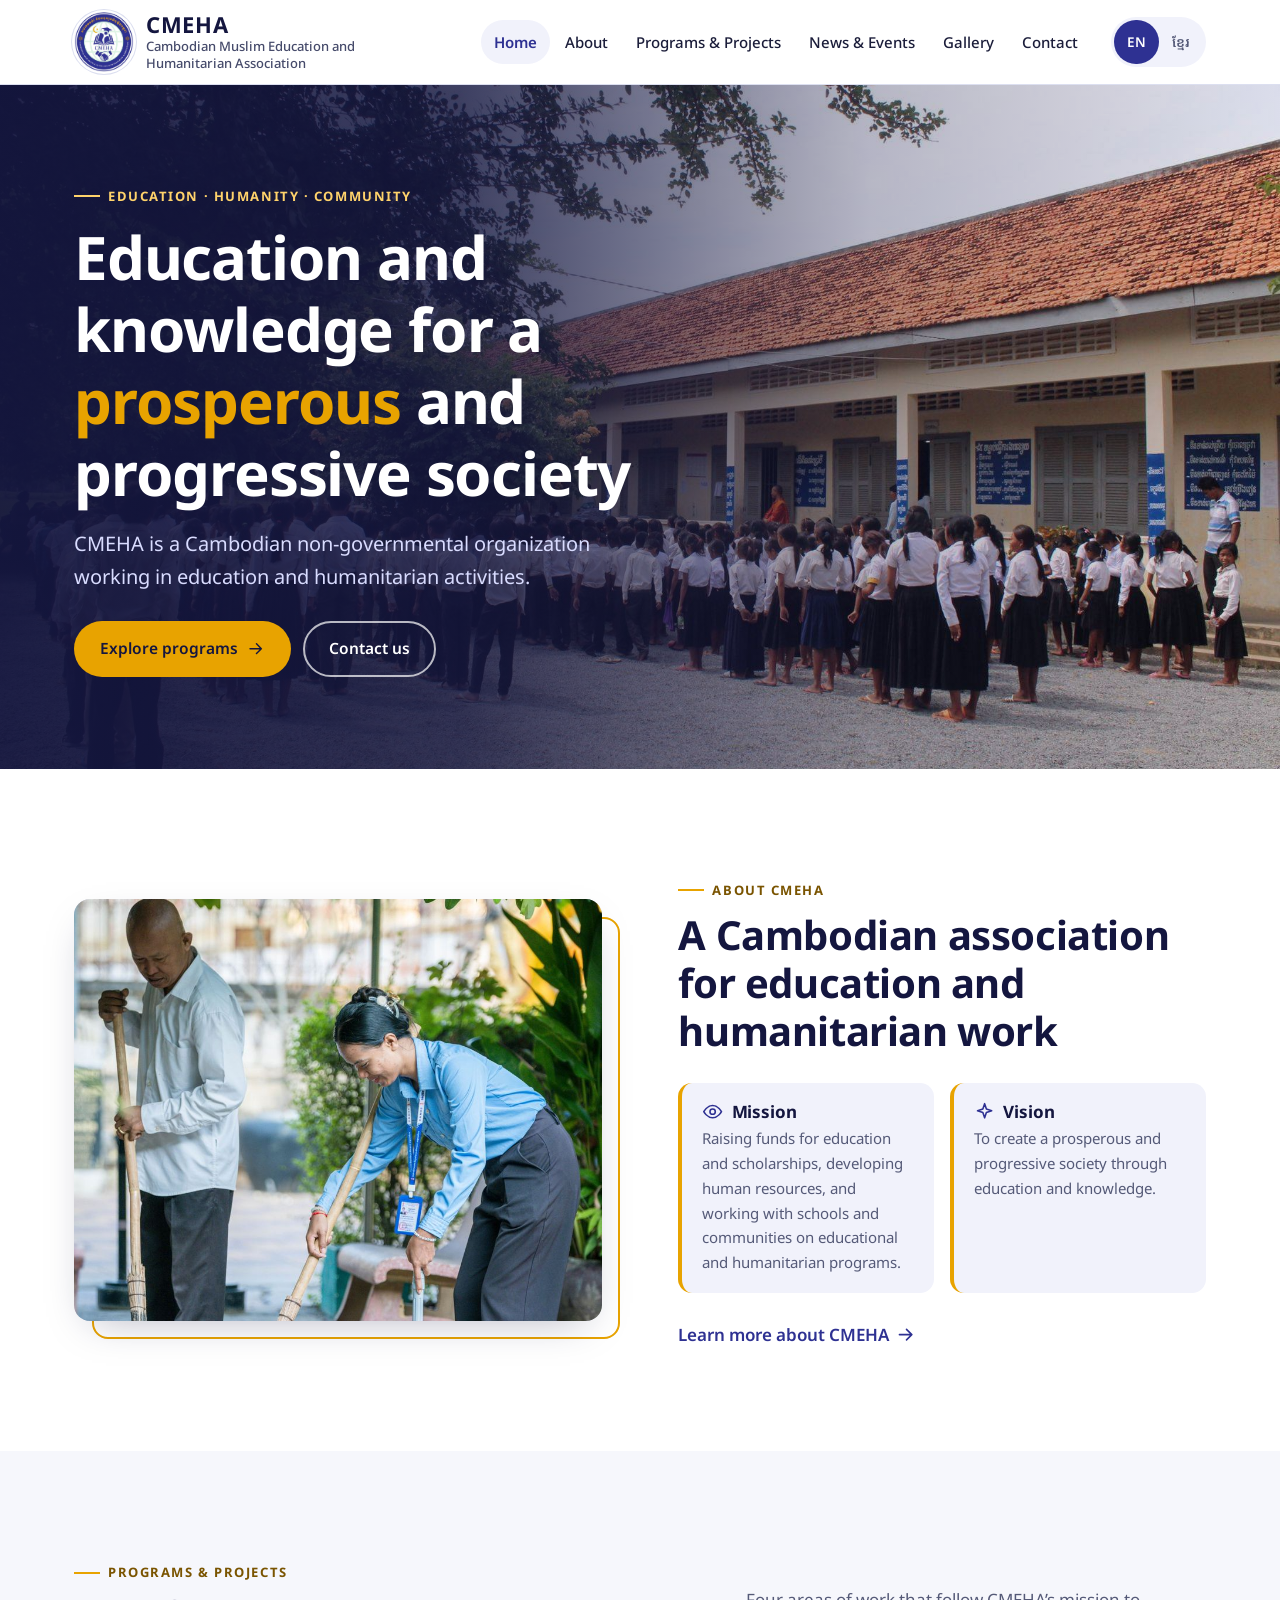
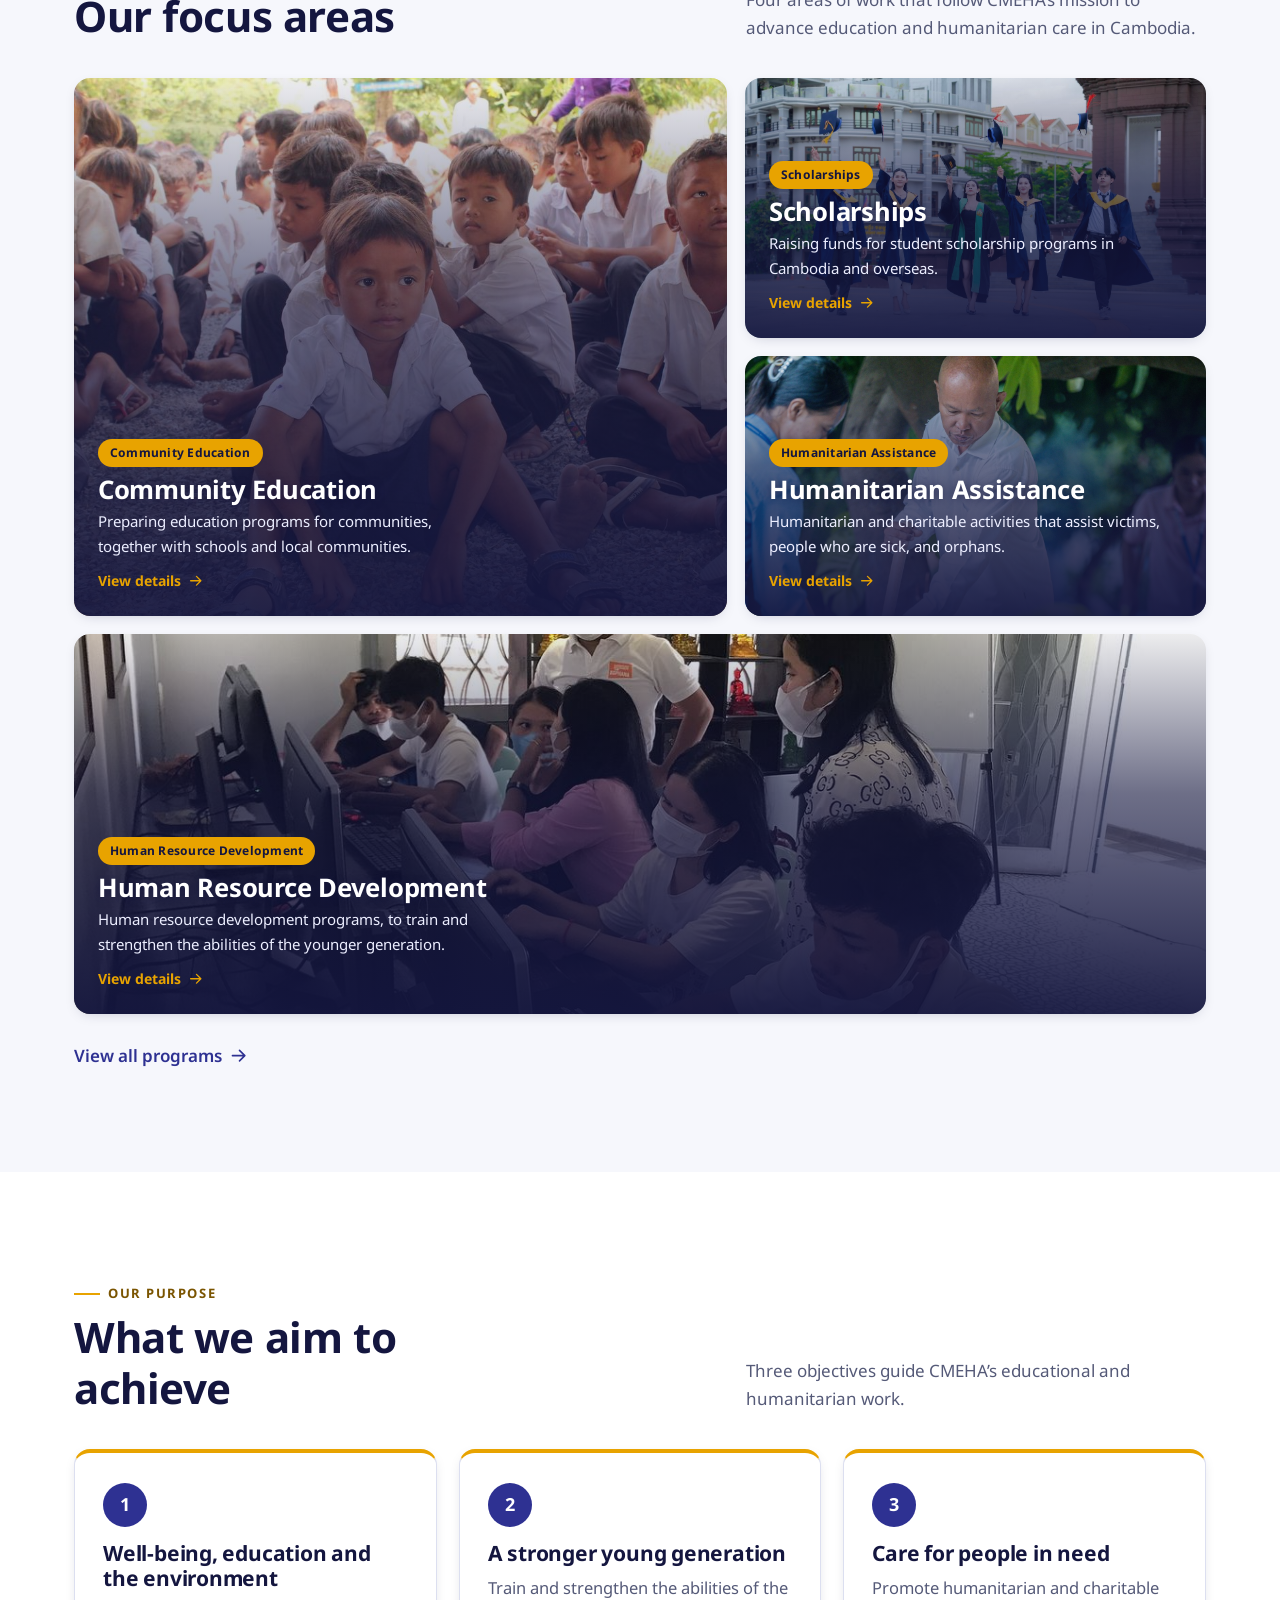
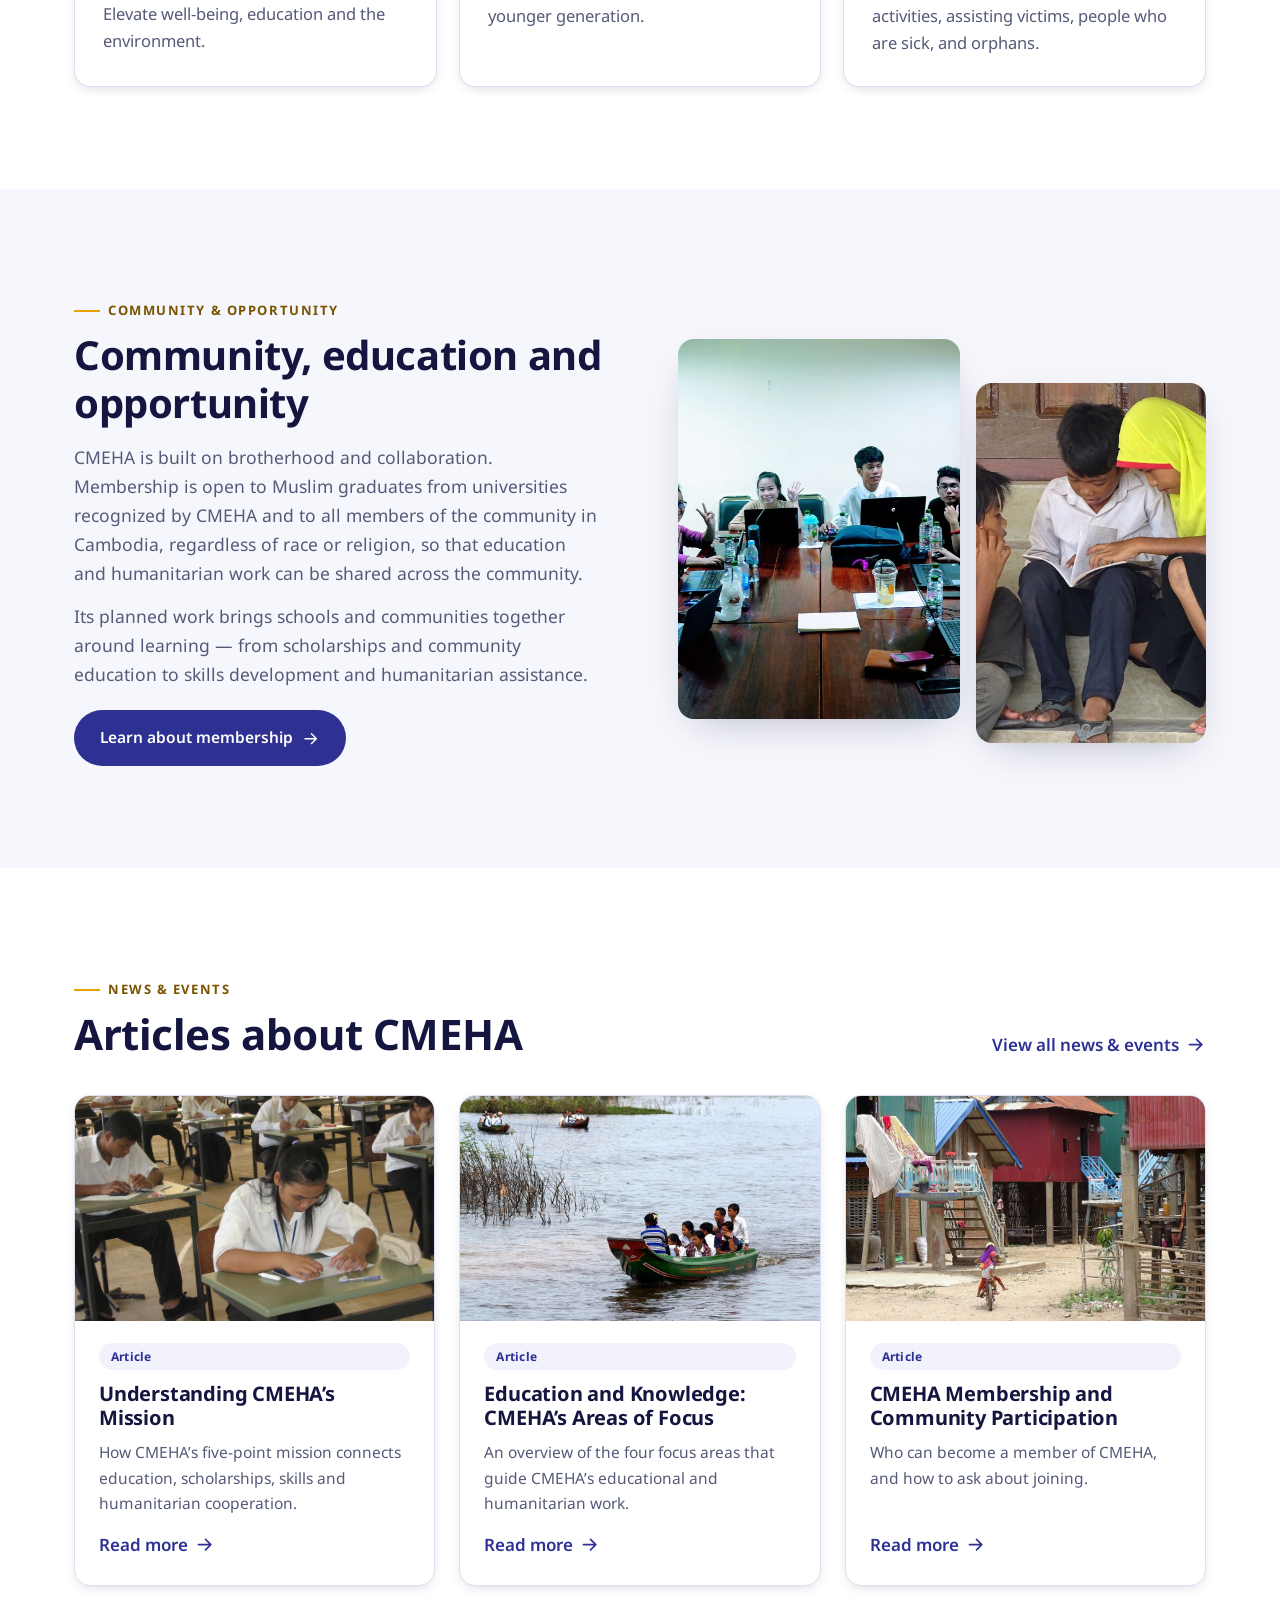
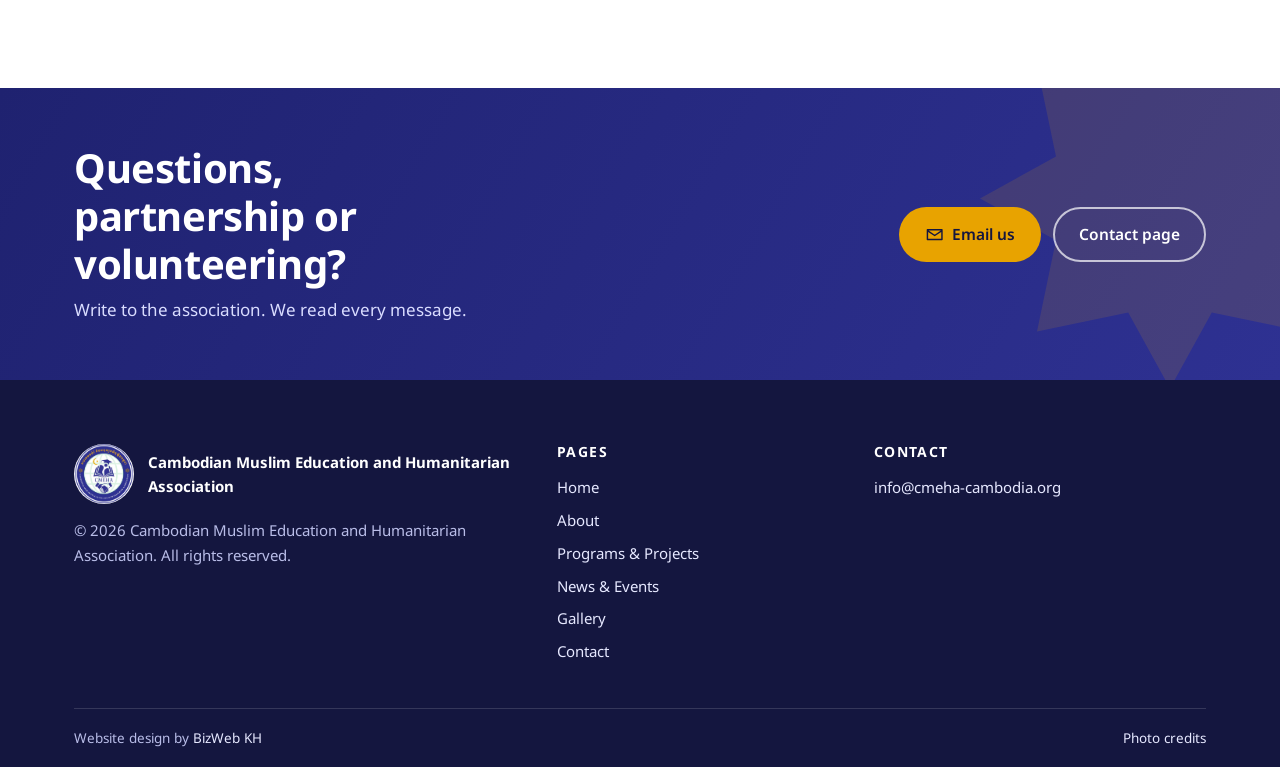
<file: index.html>
<!doctype html>
<html lang="en">
<head>
<meta charset="utf-8">
<meta name="viewport" content="width=device-width,initial-scale=1">
<title>CMEHA — Cambodian Muslim Education and Humanitarian Association</title>
<meta name="description" content="CMEHA is a Cambodian non-governmental organization working in education and humanitarian activities.">
<meta property="og:type" content="website"><meta property="og:site_name" content="CMEHA"><meta property="og:title" content="CMEHA — Cambodian Muslim Education and Humanitarian Association"><meta property="og:description" content="CMEHA is a Cambodian non-governmental organization working in education and humanitarian activities."><meta property="og:image" content="/assets/logo.jpg"><meta name="twitter:card" content="summary">
<meta name="robots" content="noindex,nofollow">
<link rel="icon" type="image/jpeg" href="assets/logo.jpg">
<link rel="stylesheet" href="styles.css">
</head>
<body data-page="home">
<div id="top"></div>
<main id="main"></main>
<div id="bottom"></div>
<script src="site-mode.js"></script>
<script src="illustrations.js"></script>
<script src="app.js"></script>
</body>
</html>
</file>
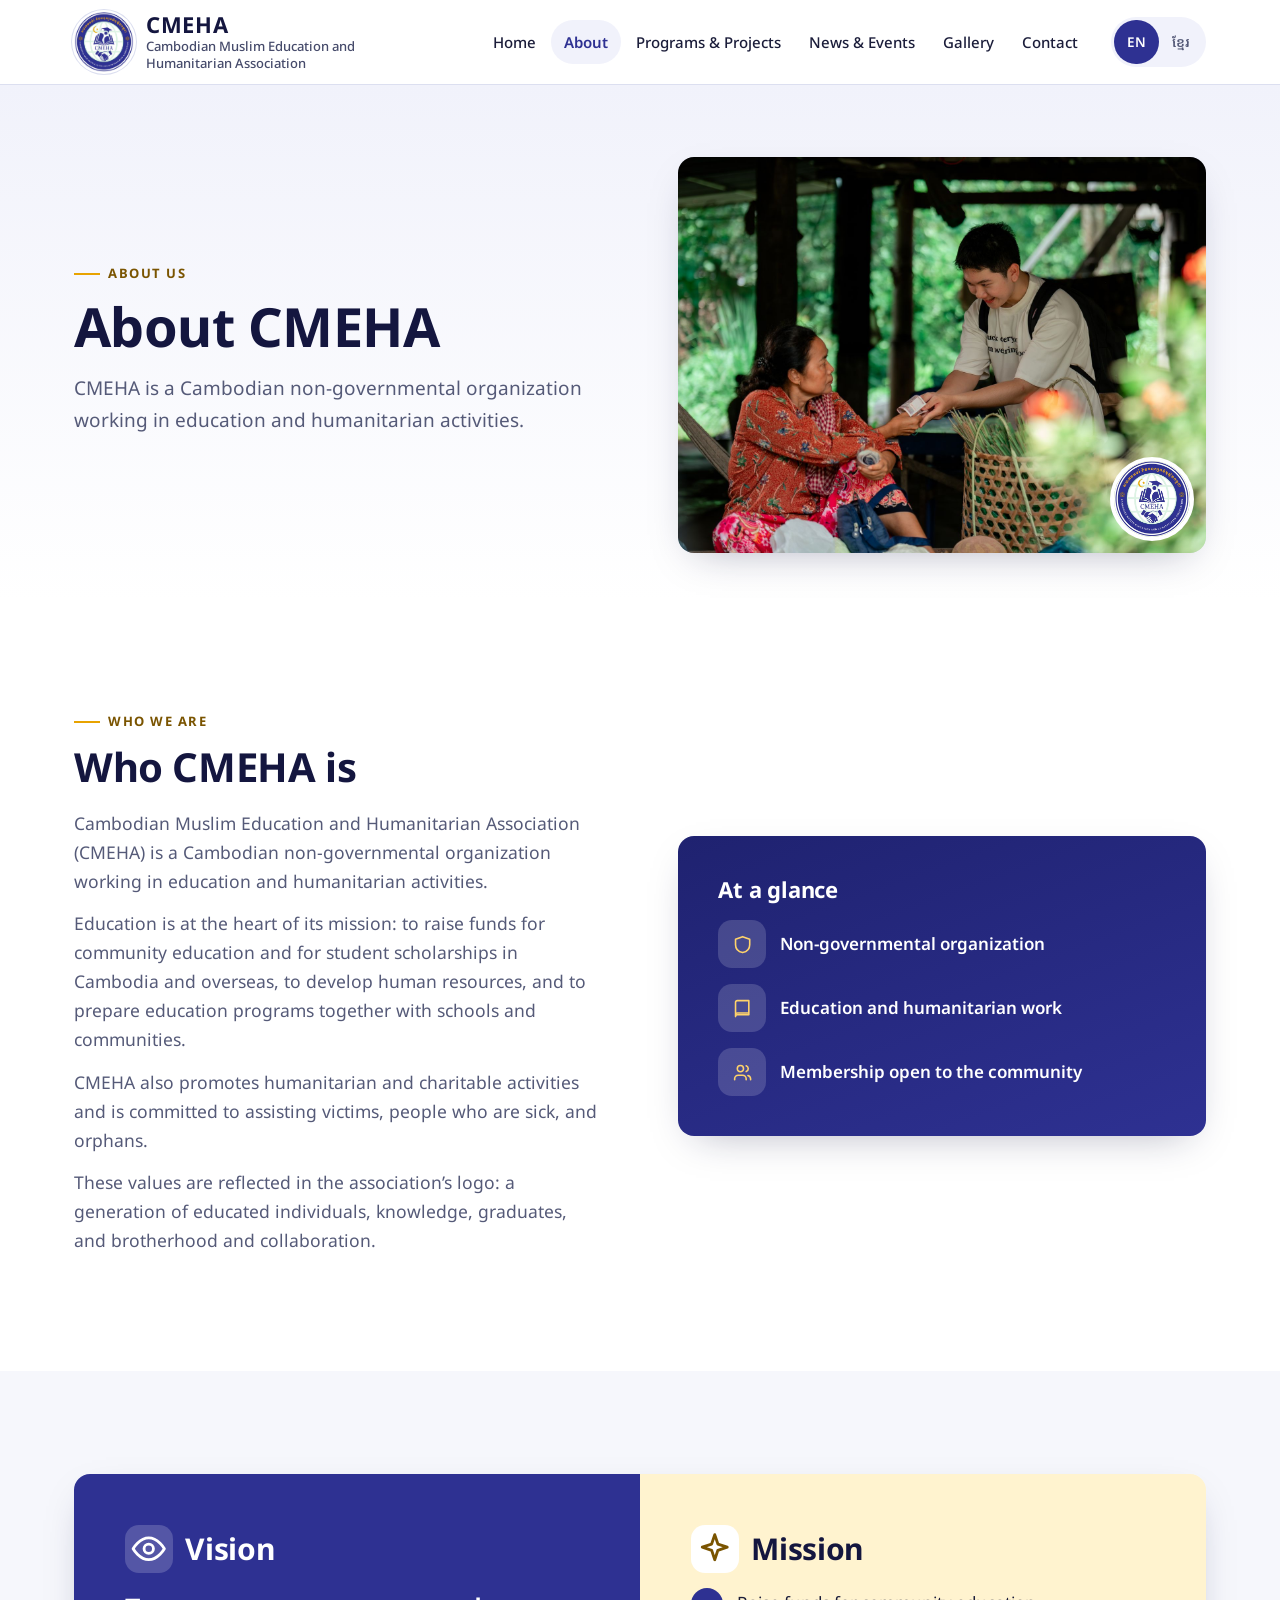
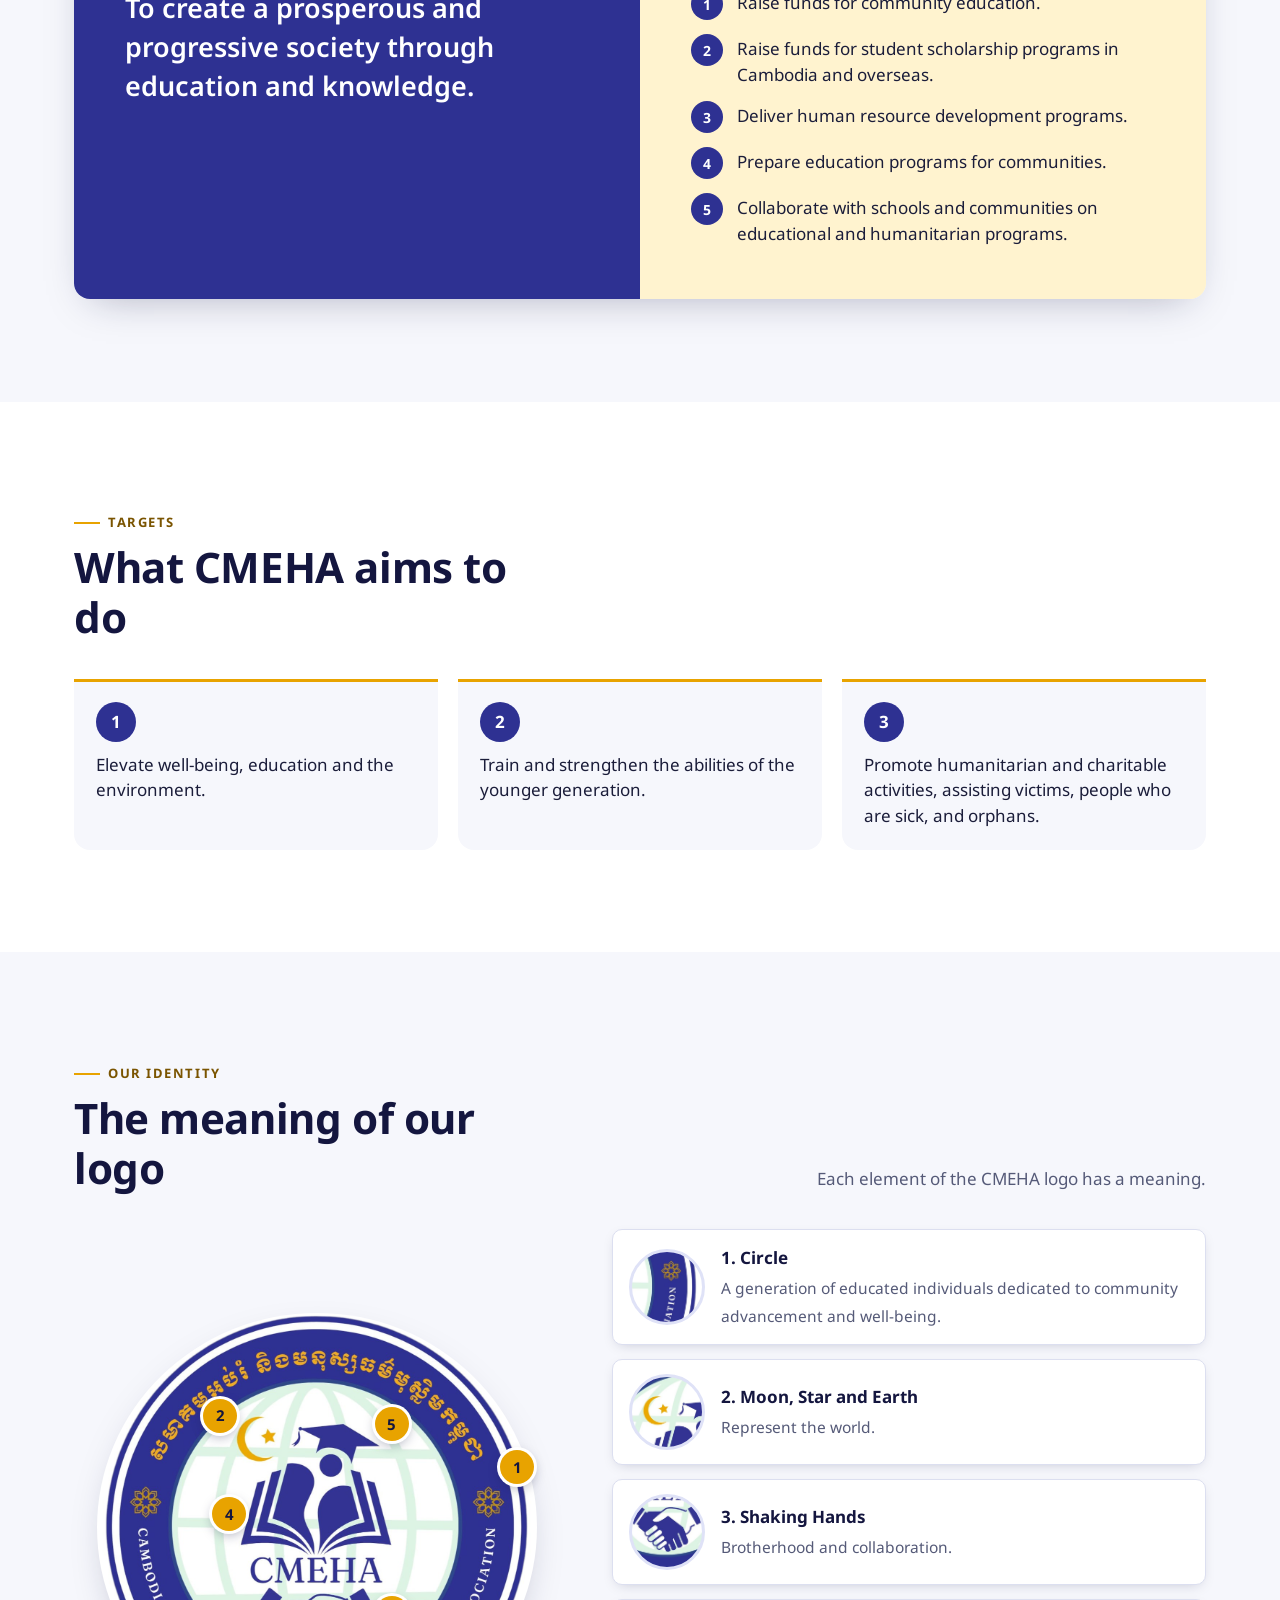
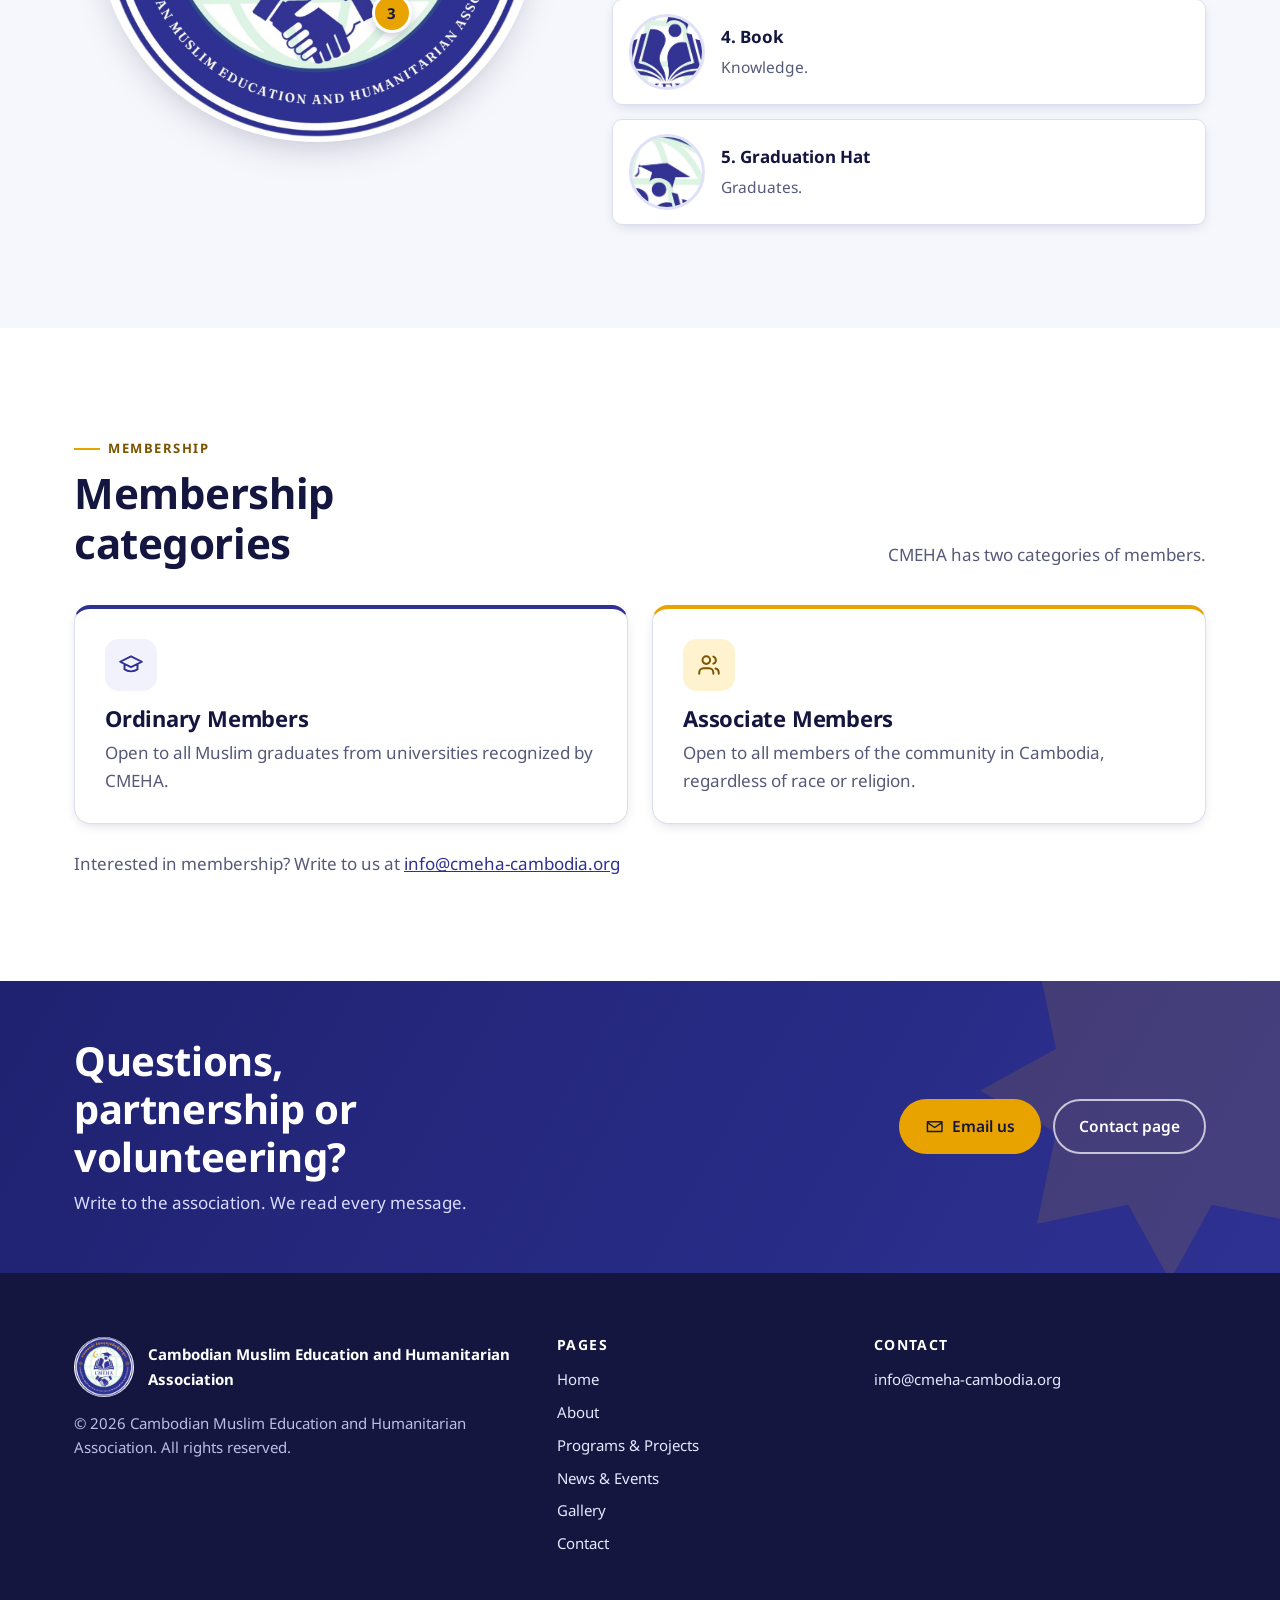
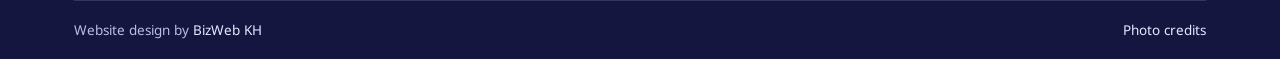
<file: about.html>
<!doctype html>
<html lang="en">
<head>
<meta charset="utf-8">
<meta name="viewport" content="width=device-width,initial-scale=1">
<title>About CMEHA — vision, mission, targets and membership</title>
<meta name="description" content="About CMEHA: its vision, mission, targets, the meaning of the logo and the membership categories.">
<meta property="og:type" content="website"><meta property="og:site_name" content="CMEHA"><meta property="og:title" content="About CMEHA — vision, mission, targets and membership"><meta property="og:description" content="About CMEHA: its vision, mission, targets, the meaning of the logo and the membership categories."><meta property="og:image" content="/assets/logo.jpg"><meta name="twitter:card" content="summary">
<meta name="robots" content="noindex,nofollow">
<link rel="icon" type="image/jpeg" href="assets/logo.jpg">
<link rel="stylesheet" href="styles.css">
</head>
<body data-page="about">
<div id="top"></div>
<main id="main"></main>
<div id="bottom"></div>
<script src="site-mode.js"></script>
<script src="illustrations.js"></script>
<script src="app.js"></script>
</body>
</html>
</file>
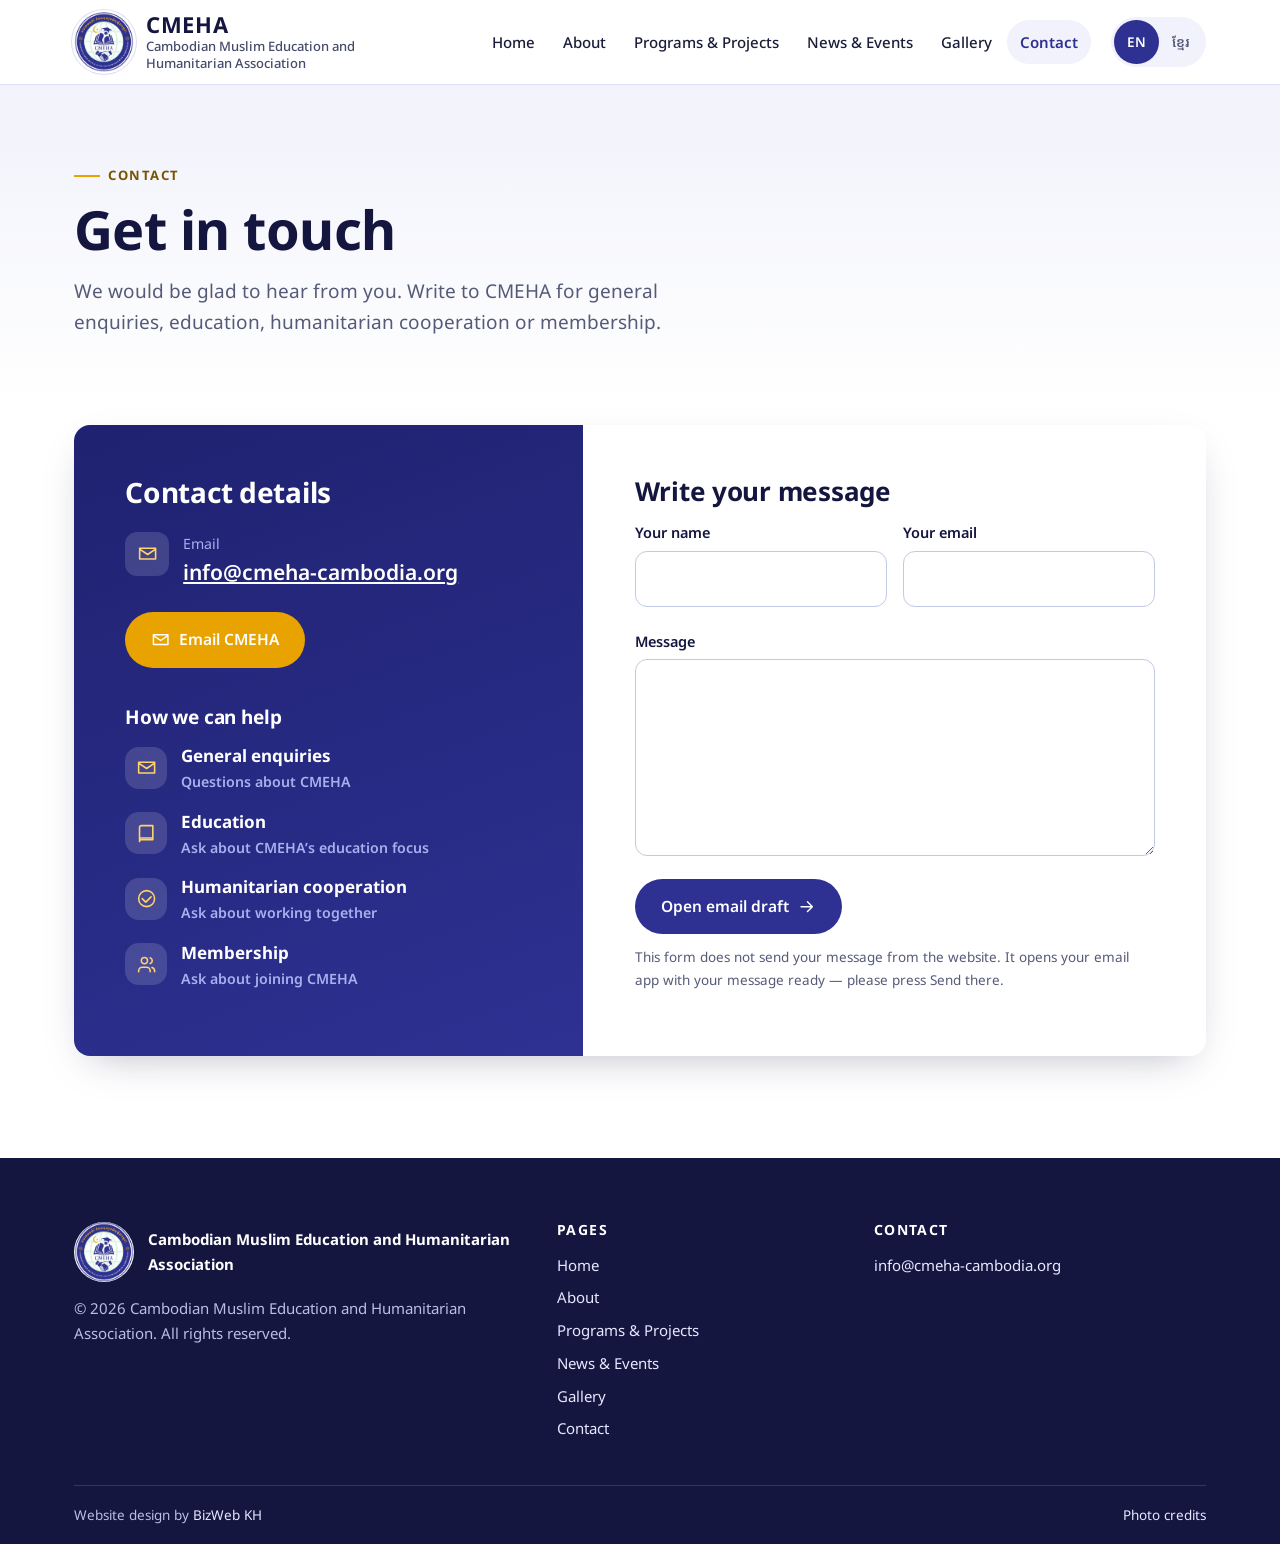
<file: contact.html>
<!doctype html>
<html lang="en">
<head>
<meta charset="utf-8">
<meta name="viewport" content="width=device-width,initial-scale=1">
<title>Contact — CMEHA</title>
<meta name="description" content="Contact CMEHA by email or send a message through the website form.">
<meta property="og:type" content="website"><meta property="og:site_name" content="CMEHA"><meta property="og:title" content="Contact — CMEHA"><meta property="og:description" content="Contact CMEHA by email or send a message through the website form."><meta property="og:image" content="/assets/logo.jpg"><meta name="twitter:card" content="summary">
<meta name="robots" content="noindex,nofollow">
<link rel="icon" type="image/jpeg" href="assets/logo.jpg">
<link rel="stylesheet" href="styles.css">
</head>
<body data-page="contact">
<div id="top"></div>
<main id="main"></main>
<div id="bottom"></div>
<script src="site-mode.js"></script>
<script src="illustrations.js"></script>
<script src="app.js"></script>
</body>
</html>
</file>
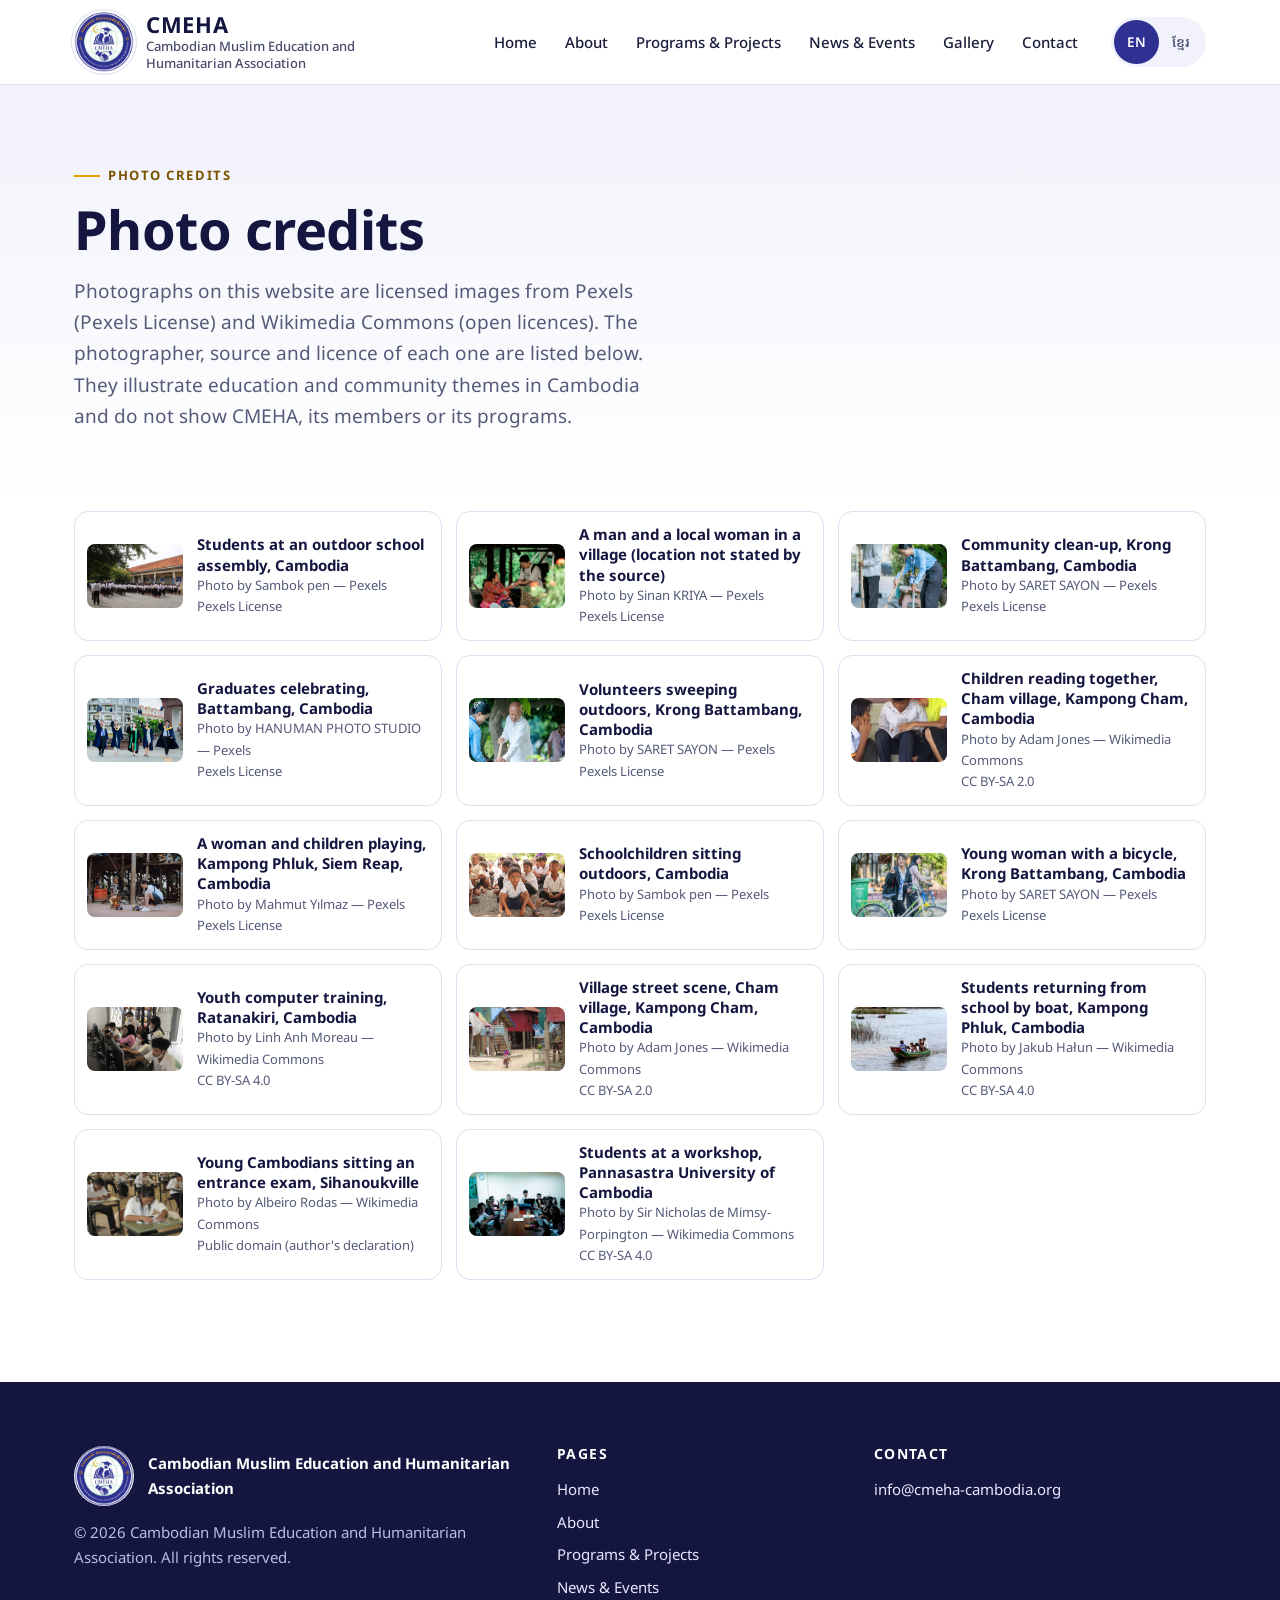
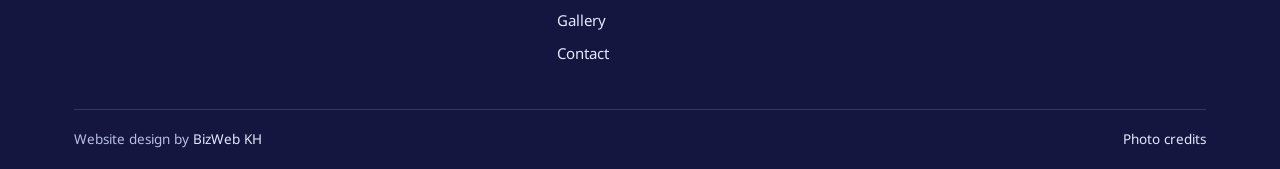
<file: credits.html>
<!doctype html>
<html lang="en">
<head>
<meta charset="utf-8">
<meta name="viewport" content="width=device-width,initial-scale=1">
<title>Photo credits — CMEHA</title>
<meta name="description" content="Credits and licences for the photographs used on this website.">
<meta property="og:type" content="website"><meta property="og:site_name" content="CMEHA"><meta property="og:title" content="Photo credits — CMEHA"><meta property="og:description" content="Credits and licences for the photographs used on this website."><meta property="og:image" content="/assets/logo.jpg"><meta name="twitter:card" content="summary">
<meta name="robots" content="noindex,nofollow">
<link rel="icon" type="image/jpeg" href="assets/logo.jpg">
<link rel="stylesheet" href="styles.css">
</head>
<body data-page="credits">
<div id="top"></div>
<main id="main"></main>
<div id="bottom"></div>
<script src="site-mode.js"></script>
<script src="illustrations.js"></script>
<script src="app.js"></script>
</body>
</html>
</file>
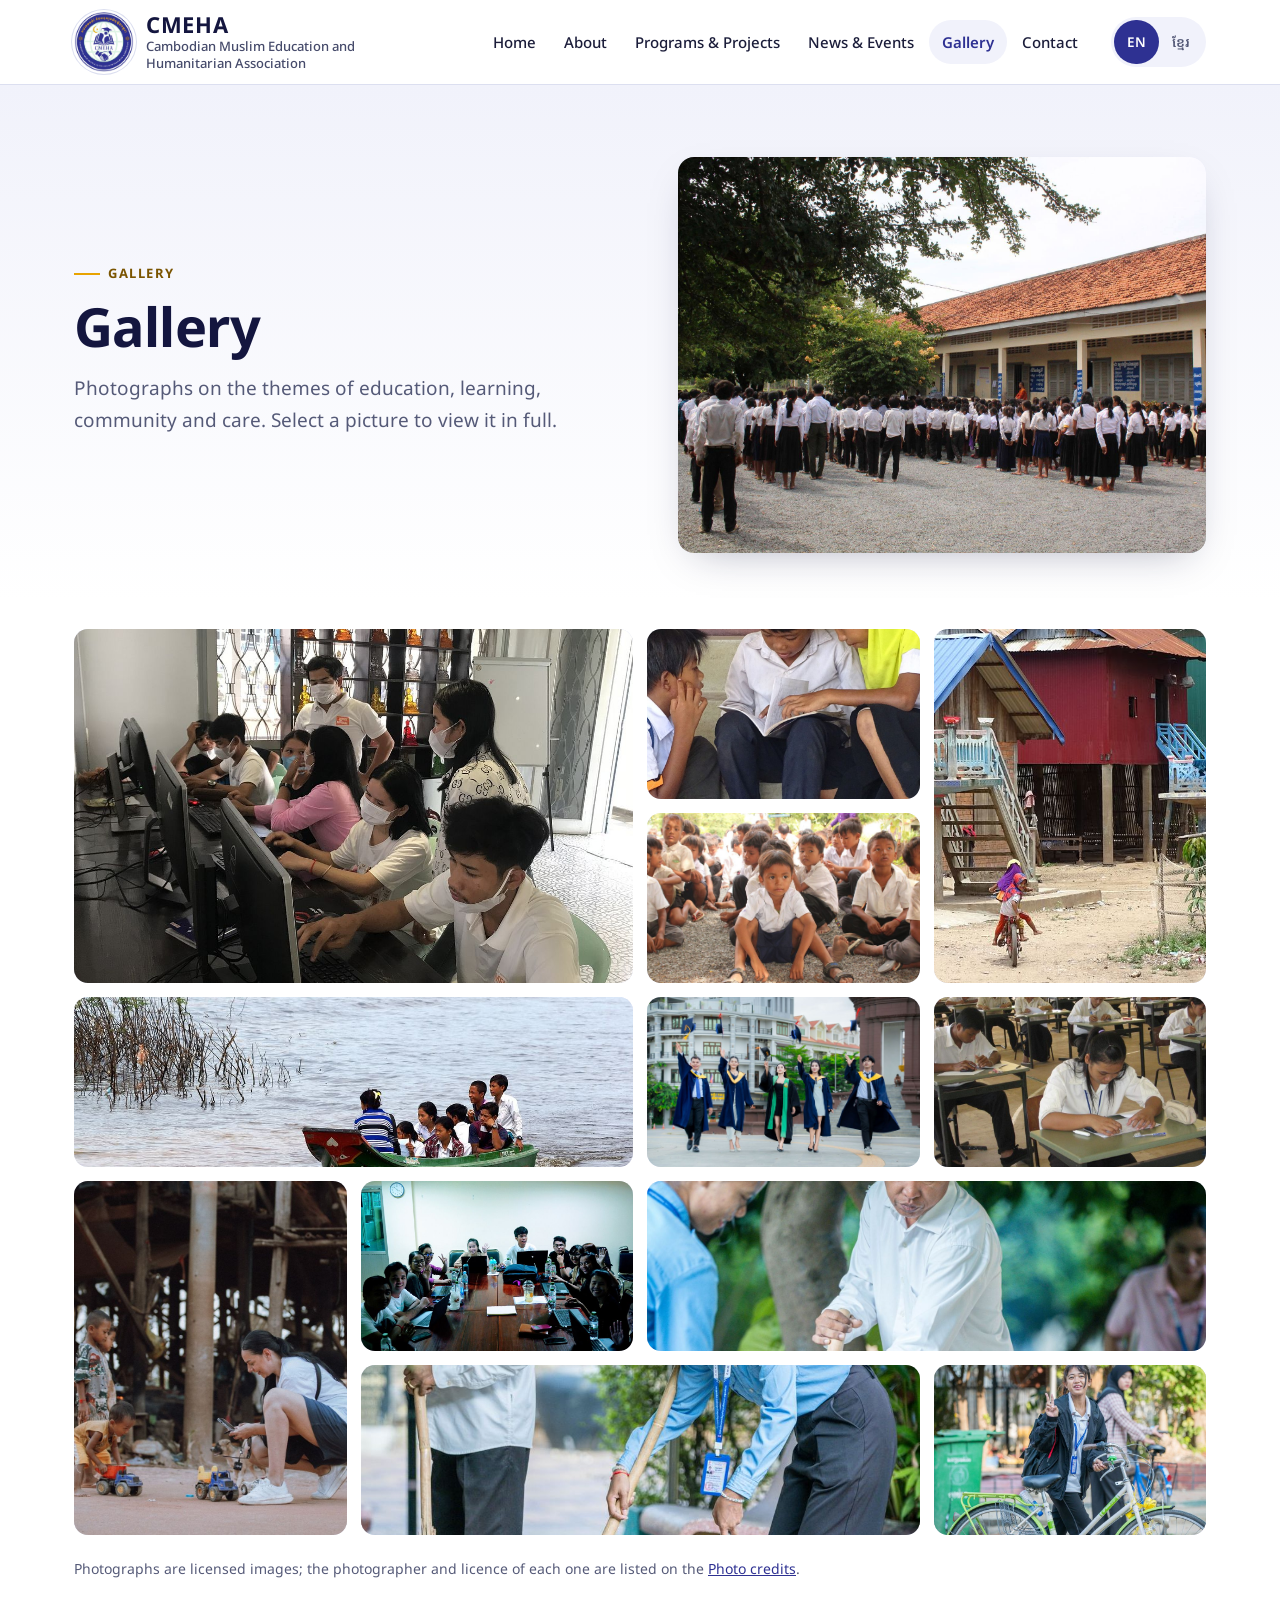
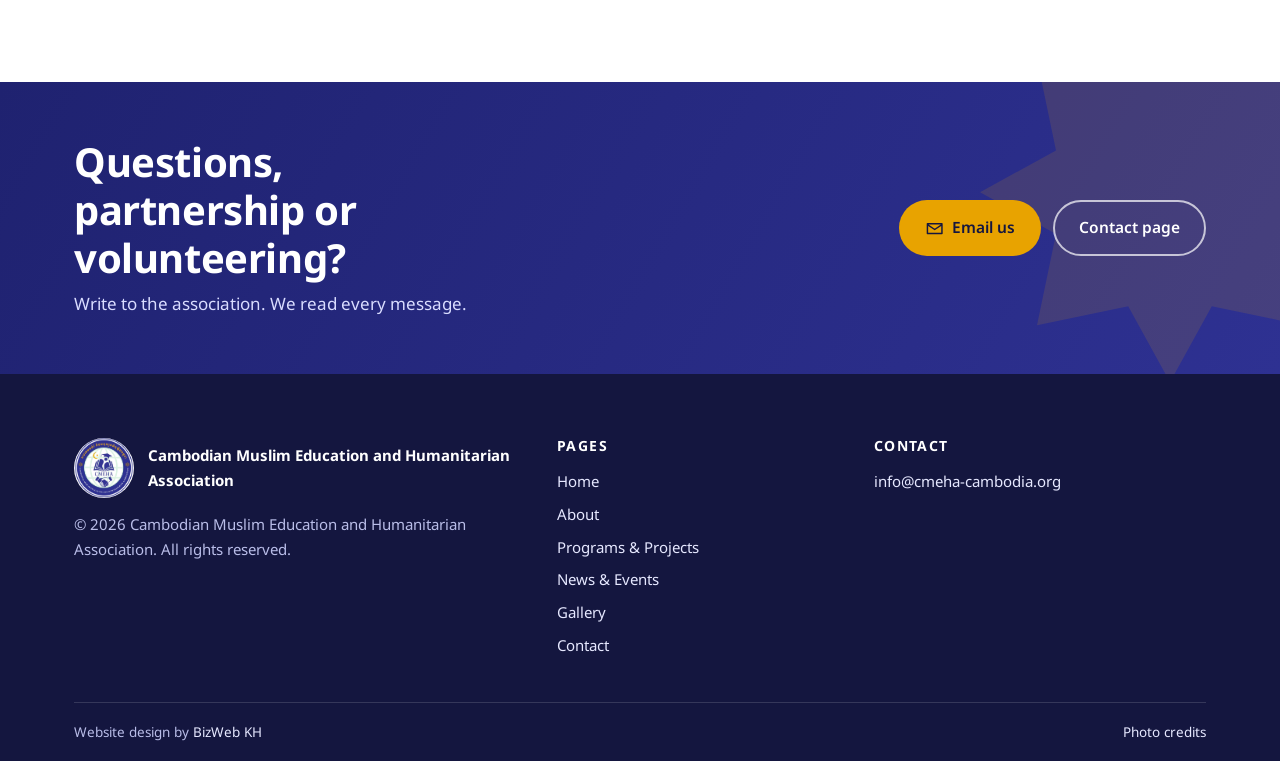
<file: gallery.html>
<!doctype html>
<html lang="en">
<head>
<meta charset="utf-8">
<meta name="viewport" content="width=device-width,initial-scale=1">
<title>Gallery — CMEHA</title>
<meta name="description" content="Photographs of CMEHA activities.">
<meta property="og:type" content="website"><meta property="og:site_name" content="CMEHA"><meta property="og:title" content="Gallery — CMEHA"><meta property="og:description" content="Photographs of CMEHA activities."><meta property="og:image" content="/assets/logo.jpg"><meta name="twitter:card" content="summary">
<meta name="robots" content="noindex,nofollow">
<link rel="icon" type="image/jpeg" href="assets/logo.jpg">
<link rel="stylesheet" href="styles.css">
</head>
<body data-page="gallery">
<div id="top"></div>
<main id="main"></main>
<div id="bottom"></div>
<script src="site-mode.js"></script>
<script src="illustrations.js"></script>
<script src="app.js"></script>
</body>
</html>
</file>
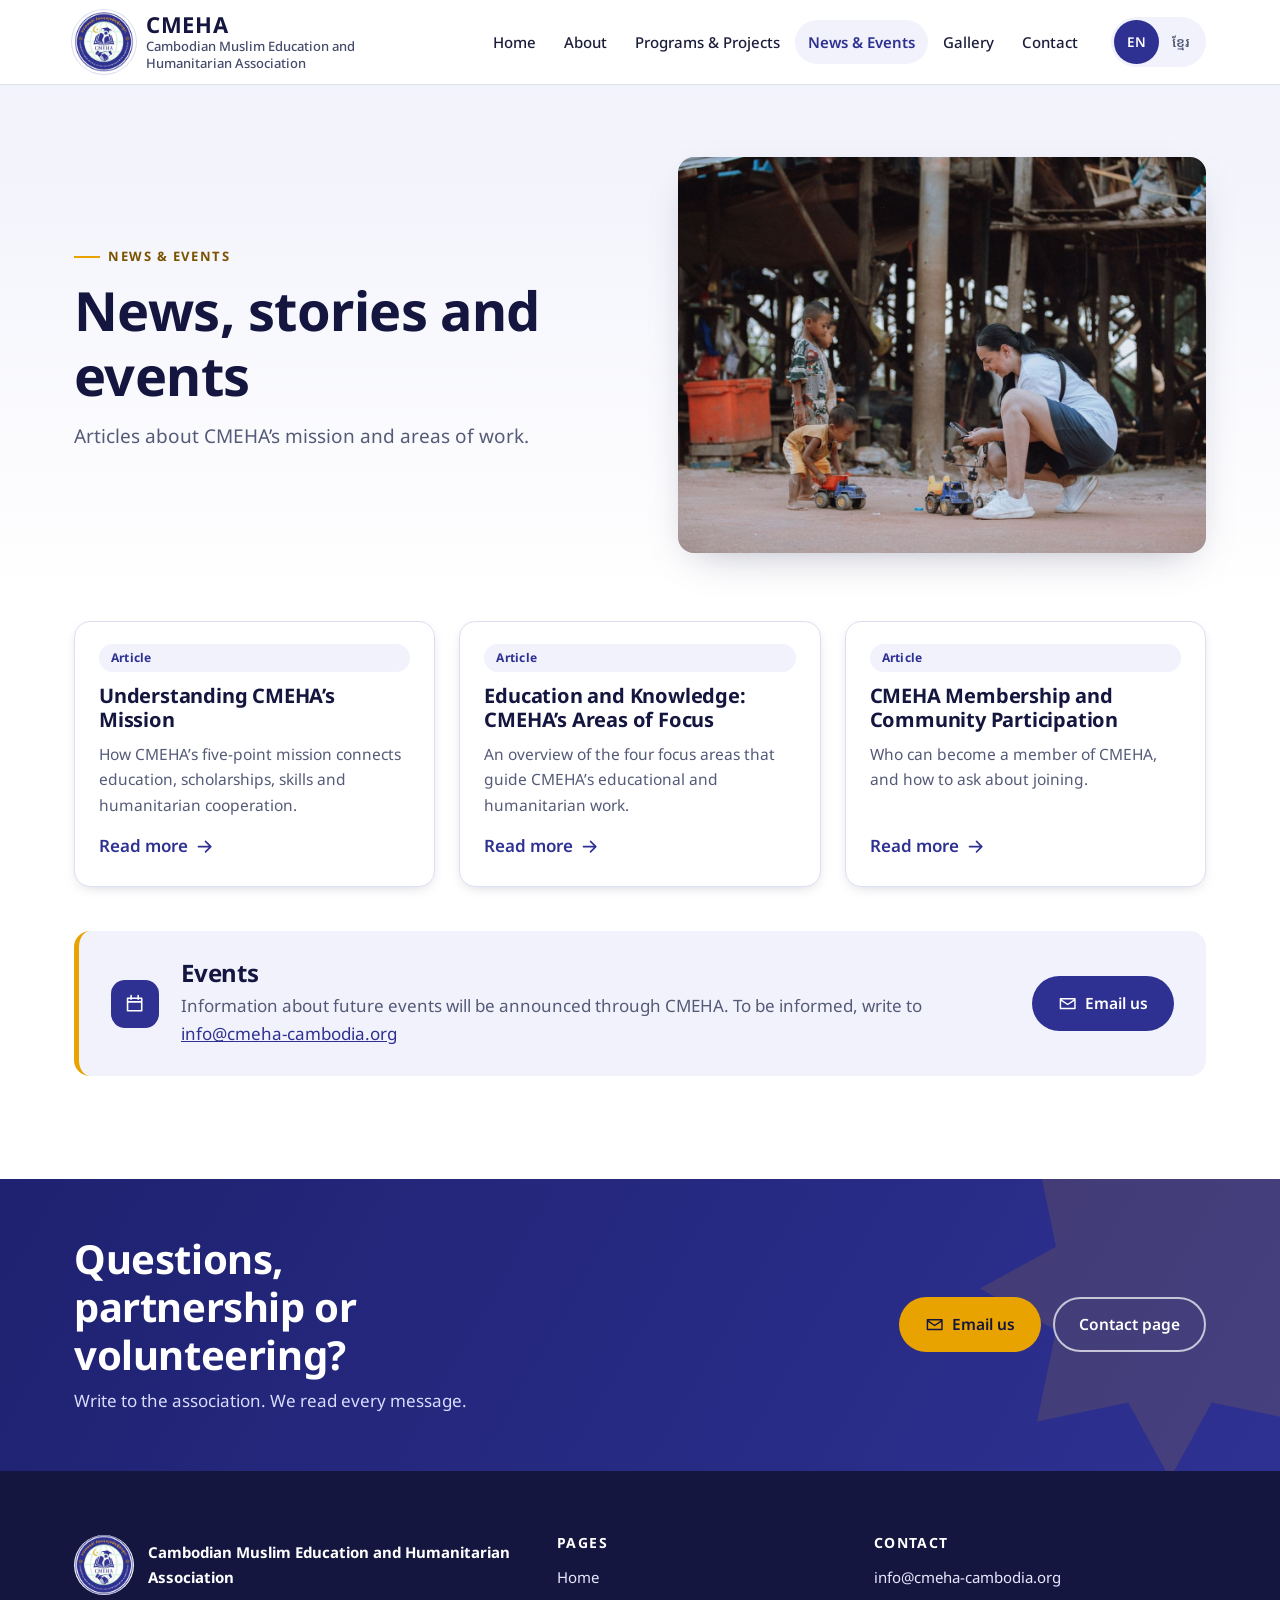
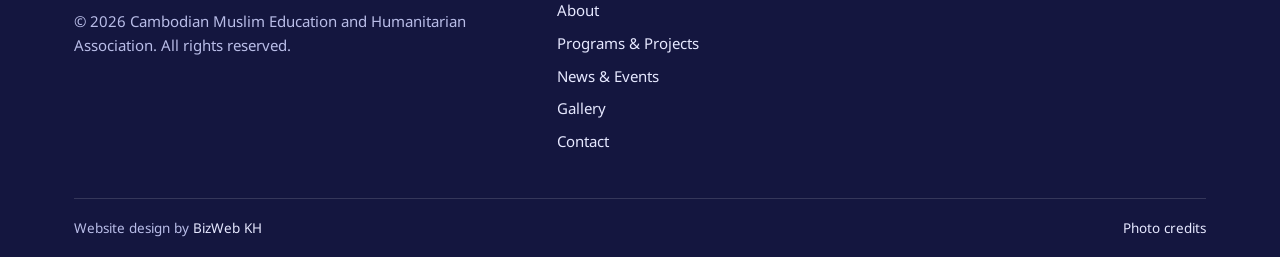
<file: news.html>
<!doctype html>
<html lang="en">
<head>
<meta charset="utf-8">
<meta name="viewport" content="width=device-width,initial-scale=1">
<title>News &amp; Events — CMEHA</title>
<meta name="description" content="News, stories and upcoming events from CMEHA.">
<meta property="og:type" content="website"><meta property="og:site_name" content="CMEHA"><meta property="og:title" content="News &amp; Events — CMEHA"><meta property="og:description" content="News, stories and upcoming events from CMEHA."><meta property="og:image" content="/assets/logo.jpg"><meta name="twitter:card" content="summary">
<meta name="robots" content="noindex,nofollow">
<link rel="icon" type="image/jpeg" href="assets/logo.jpg">
<link rel="stylesheet" href="styles.css">
</head>
<body data-page="news">
<div id="top"></div>
<main id="main"></main>
<div id="bottom"></div>
<script src="site-mode.js"></script>
<script src="illustrations.js"></script>
<script src="app.js"></script>
</body>
</html>
</file>
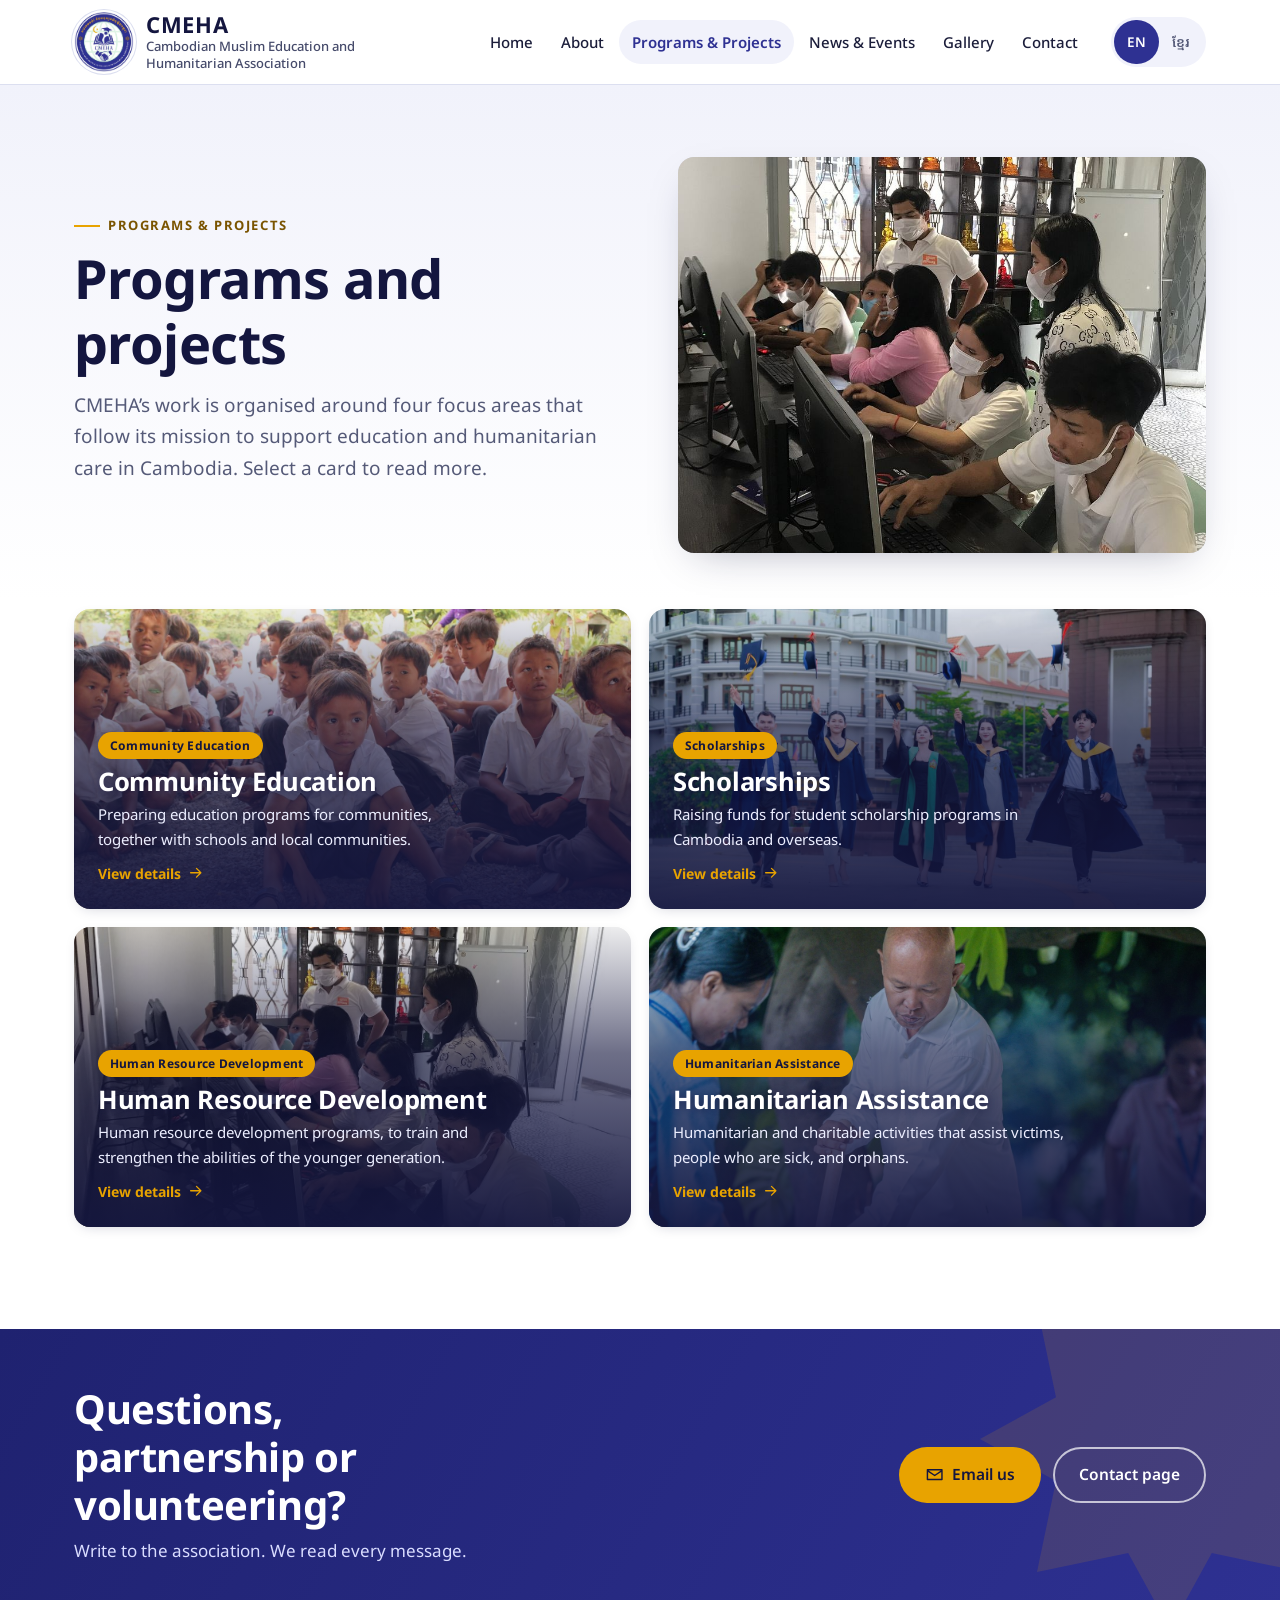
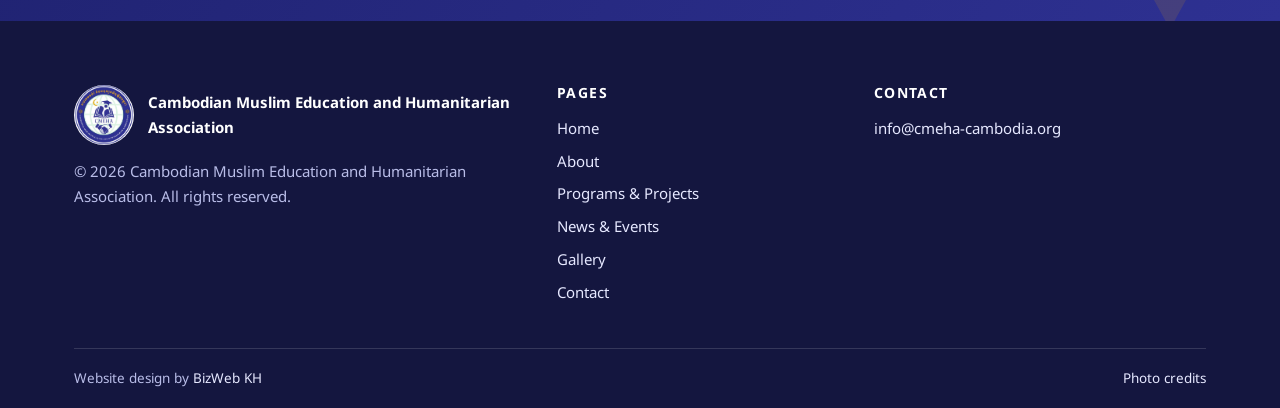
<file: programs.html>
<!doctype html>
<html lang="en">
<head>
<meta charset="utf-8">
<meta name="viewport" content="width=device-width,initial-scale=1">
<title>Programs &amp; Projects — CMEHA</title>
<meta name="description" content="Programs and projects of CMEHA: education, scholarships, human resource development and humanitarian work.">
<meta property="og:type" content="website"><meta property="og:site_name" content="CMEHA"><meta property="og:title" content="Programs &amp; Projects — CMEHA"><meta property="og:description" content="Programs and projects of CMEHA: education, scholarships, human resource development and humanitarian work."><meta property="og:image" content="/assets/logo.jpg"><meta name="twitter:card" content="summary">
<meta name="robots" content="noindex,nofollow">
<link rel="icon" type="image/jpeg" href="assets/logo.jpg">
<link rel="stylesheet" href="styles.css">
</head>
<body data-page="programs">
<div id="top"></div>
<main id="main"></main>
<div id="bottom"></div>
<script src="site-mode.js"></script>
<script src="illustrations.js"></script>
<script src="app.js"></script>
</body>
</html>
</file>
<file: styles.css>
/* CMEHA public website — design prototype v2. See docs/C030/design-system.md */
/* Fonts are served from this site (SIL Open Font License; licences in assets/fonts/): no request goes to Google. */
@font-face{font-family:"Noto Sans";font-style:normal;font-weight:400;font-display:swap;src:url(assets/fonts/noto-sans-latin-400-normal.woff2) format("woff2");unicode-range:U+0000-00FF,U+0131,U+0152-0153,U+02BB-02BC,U+02C6,U+02DA,U+02DC,U+0304,U+0308,U+0329,U+2000-206F,U+20AC,U+2122,U+2191,U+2193,U+2212,U+2215,U+FEFF,U+FFFD}
@font-face{font-family:"Noto Sans";font-style:normal;font-weight:500;font-display:swap;src:url(assets/fonts/noto-sans-latin-500-normal.woff2) format("woff2");unicode-range:U+0000-00FF,U+0131,U+0152-0153,U+02BB-02BC,U+02C6,U+02DA,U+02DC,U+0304,U+0308,U+0329,U+2000-206F,U+20AC,U+2122,U+2191,U+2193,U+2212,U+2215,U+FEFF,U+FFFD}
@font-face{font-family:"Noto Sans";font-style:normal;font-weight:600;font-display:swap;src:url(assets/fonts/noto-sans-latin-600-normal.woff2) format("woff2");unicode-range:U+0000-00FF,U+0131,U+0152-0153,U+02BB-02BC,U+02C6,U+02DA,U+02DC,U+0304,U+0308,U+0329,U+2000-206F,U+20AC,U+2122,U+2191,U+2193,U+2212,U+2215,U+FEFF,U+FFFD}
@font-face{font-family:"Noto Sans";font-style:normal;font-weight:700;font-display:swap;src:url(assets/fonts/noto-sans-latin-700-normal.woff2) format("woff2");unicode-range:U+0000-00FF,U+0131,U+0152-0153,U+02BB-02BC,U+02C6,U+02DA,U+02DC,U+0304,U+0308,U+0329,U+2000-206F,U+20AC,U+2122,U+2191,U+2193,U+2212,U+2215,U+FEFF,U+FFFD}
@font-face{font-family:"Noto Sans Khmer";font-style:normal;font-weight:400;font-display:swap;src:url(assets/fonts/noto-sans-khmer-khmer-400-normal.woff2) format("woff2");unicode-range:U+1780-17FF,U+19E0-19FF,U+200C-200D,U+25CC}
@font-face{font-family:"Noto Sans Khmer";font-style:normal;font-weight:500;font-display:swap;src:url(assets/fonts/noto-sans-khmer-khmer-500-normal.woff2) format("woff2");unicode-range:U+1780-17FF,U+19E0-19FF,U+200C-200D,U+25CC}
@font-face{font-family:"Noto Sans Khmer";font-style:normal;font-weight:600;font-display:swap;src:url(assets/fonts/noto-sans-khmer-khmer-600-normal.woff2) format("woff2");unicode-range:U+1780-17FF,U+19E0-19FF,U+200C-200D,U+25CC}
@font-face{font-family:"Noto Sans Khmer";font-style:normal;font-weight:700;font-display:swap;src:url(assets/fonts/noto-sans-khmer-khmer-700-normal.woff2) format("woff2");unicode-range:U+1780-17FF,U+19E0-19FF,U+200C-200D,U+25CC}
:root{
 --navy:#14163f;--blue-d:#1f2270;--blue:#2e3192;--blue-m:#5b60c9;--blue-l:#dfe2f7;--blue-xl:#f1f2fb;
 --gold:#e8a300;--gold-d:#7a5400;--gold-l:#fff3cf;
 --ink:#1b1d3a;--muted:#555a78;--line:#dcdff0;--bg:#fff;--soft:#f6f7fc;
 --r:16px;--r-s:10px;--sh:0 14px 40px -18px rgba(20,22,63,.35);--sh-s:0 4px 14px -6px rgba(20,22,63,.25);
 --font:"Noto Sans","Noto Sans Khmer",system-ui,-apple-system,"Segoe UI",Roboto,sans-serif;--ease:cubic-bezier(.2,.7,.2,1)
}
*{box-sizing:border-box}
html{scroll-behavior:smooth;scroll-padding-top:90px}
body{margin:0;font-family:var(--font);color:var(--ink);background:var(--bg);font-size:17px;line-height:1.65;-webkit-font-smoothing:antialiased}
html[lang=km] body{font-family:"Noto Sans Khmer","Noto Sans",system-ui,sans-serif;line-height:1.95}
html[lang=km] h1,html[lang=km] h2,html[lang=km] h3{line-height:1.5}
img,svg{max-width:100%}
a{color:var(--blue)}
h1,h2,h3,h4{font-family:inherit;line-height:1.2;color:var(--navy);margin:0 0 .5em;letter-spacing:-.01em}
p{margin:0 0 1em}
.wrap{max-width:1180px;margin:0 auto;padding:0 24px}
.sr{position:absolute;width:1px;height:1px;overflow:hidden;clip:rect(0 0 0 0);white-space:nowrap}
.skip{position:absolute;left:-999px;top:8px;background:#fff;padding:10px 14px;border-radius:8px;z-index:100}.skip:focus{left:8px}
:focus-visible{outline:3px solid var(--gold);outline-offset:3px;border-radius:6px}
.ico{width:1.25em;height:1.25em;fill:none;stroke:currentColor;stroke-width:1.8;stroke-linecap:round;stroke-linejoin:round;flex:none}
.eyebrow{display:inline-flex;align-items:center;gap:8px;font-size:13px;font-weight:700;letter-spacing:.12em;text-transform:uppercase;color:var(--gold-d)}
html[lang=km] .eyebrow{letter-spacing:0;text-transform:none;font-size:14px}
.eyebrow:before{content:"";width:26px;height:2px;background:var(--gold)}
.notice-bar{background:var(--navy);color:#cfd2f5;font-size:13px;text-align:center;padding:7px 16px;line-height:1.5}
.notice-bar b{color:#fff;font-weight:600}

/* header */
header.site{position:sticky;top:0;z-index:50;background:rgba(255,255,255,.96);backdrop-filter:blur(8px);border-bottom:1px solid var(--line)}
.bar{display:flex;align-items:center;gap:20px;min-height:84px}
.brand{display:flex;align-items:center;gap:12px;text-decoration:none;color:var(--navy)}
.brand img{width:60px;height:60px;border-radius:50%;box-shadow:0 0 0 2px #fff,0 0 0 3px var(--line)}
.brand b{display:block;font-size:22px;letter-spacing:.03em;line-height:1.1}
.brand small{display:block;font-size:13px;font-weight:500;color:#464b6b;line-height:1.3;max-width:270px;margin-top:2px}
nav.main{margin-left:auto}
nav.main>ul{display:flex;gap:2px;list-style:none;margin:0;padding:0;align-items:center}
nav.main a{display:flex;align-items:center;gap:4px;padding:10px 13px;border-radius:999px;text-decoration:none;color:var(--ink);font:inherit;font-size:15px;font-weight:500;background:none;border:0;cursor:pointer;transition:background .2s,color .2s}
nav.main a:hover,nav.main a[aria-current=page]{background:var(--blue-xl);color:var(--blue)}
nav.main a[aria-current=page]{font-weight:600}
.lang{display:flex;background:var(--blue-xl);border-radius:999px;padding:3px}
.lang button{border:0;background:none;min-width:44px;min-height:44px;padding:6px 13px;border-radius:999px;font:inherit;font-size:13.5px;font-weight:600;cursor:pointer;color:var(--muted)}
.lang button[aria-pressed=true]{background:var(--blue);color:#fff}
.menu-btn{display:none;margin-left:auto;border:1px solid var(--line);background:#fff;border-radius:10px;width:44px;height:44px;cursor:pointer;color:var(--navy);place-items:center}
@media(max-width:1100px){
 .menu-btn{display:grid}.bar{gap:12px}
 nav.main{display:none;position:absolute;left:0;right:0;top:100%;margin:0;background:#fff;border-bottom:1px solid var(--line);padding:10px 20px 18px;box-shadow:var(--sh);max-height:calc(100vh - 120px);overflow:auto}
 nav.main.open{display:block}
 nav.main>ul{flex-direction:column;align-items:stretch}
 nav.main a{padding:13px 12px;border-radius:10px}
 }
@media(max-width:640px){.brand small{display:none}.brand img{width:52px;height:52px}.brand b{font-size:21px}.bar{min-height:76px;gap:10px}.lang button{padding:6px 10px}}

/* buttons */
.btn{display:inline-flex;align-items:center;gap:8px;padding:13px 24px;border-radius:999px;font:inherit;font-weight:600;font-size:15.5px;text-decoration:none;border:2px solid transparent;cursor:pointer;transition:transform .2s var(--ease),background .2s,box-shadow .2s}
.btn:hover{transform:translateY(-2px)}
.btn-gold{background:var(--gold);color:var(--navy)}.btn-gold:hover{background:#f6b61a;box-shadow:0 8px 20px -8px rgba(232,163,0,.7)}
.btn-blue{background:var(--blue);color:#fff}.btn-blue:hover{background:var(--blue-d)}
.btn-ghost{border-color:rgba(255,255,255,.7);color:#fff}.btn-ghost:hover{background:rgba(255,255,255,.14)}
.btn-out{border-color:var(--blue);color:var(--blue)}.btn-out:hover{background:var(--blue-xl)}
.btns{display:flex;gap:12px;flex-wrap:wrap}
.link{display:inline-flex;align-items:center;gap:6px;font-weight:600;text-decoration:none}.link:hover{text-decoration:underline}.link .ico{transition:transform .2s}.link:hover .ico{transform:translateX(3px)}

/* illustrations */
.il{position:absolute;inset:0;background:var(--blue-l)}.il svg{width:100%;height:100%;display:block}.il img{width:100%;height:100%;object-fit:cover;display:block}.tile .il img{transition:transform .8s var(--ease)}.tile:hover .il img{transform:scale(1.05)}

/* hero */
.hero{position:relative;min-height:clamp(520px,76vh,720px);display:flex;align-items:center;color:#fff;overflow:hidden;background:var(--navy)}
.hero:after{content:"";position:absolute;inset:0;background:linear-gradient(90deg,rgba(20,22,63,.94) 0%,rgba(20,22,63,.82) 36%,rgba(20,22,63,.3) 68%,rgba(20,22,63,.1) 100%)}
.hero .wrap{width:100%;position:relative;z-index:2;padding-top:56px;padding-bottom:56px}
.hero .copy{max-width:600px}
.hero h1{color:#fff;font-size:clamp(34px,5.2vw,60px);margin:14px 0 18px;letter-spacing:-.02em}
.hero h1 em{font-style:normal;color:var(--gold)}
.hero p.lede{font-size:clamp(17px,1.6vw,20px);color:#d9dcff;max-width:52ch;margin-bottom:28px}
.hero .eyebrow{color:#ffd36b}.hero .eyebrow:before{background:#ffd36b}
.hero .seal{position:absolute;z-index:2;right:max(24px,calc((100vw - 1180px)/2 + 24px));bottom:28px;display:flex;align-items:center;gap:12px;background:rgba(255,255,255,.95);color:var(--navy);padding:10px 18px 10px 10px;border-radius:999px;box-shadow:var(--sh);font-size:13px;line-height:1.3;max-width:340px}
.hero .seal img{width:44px;height:44px;border-radius:50%}
@media(max-width:760px){.hero:after{background:linear-gradient(180deg,rgba(20,22,63,.55),rgba(20,22,63,.9))}.hero .seal{display:none}}

/* sections */
section.s{padding:clamp(56px,8vw,104px) 0}
section.soft{background:var(--soft)}
section.dark{background:var(--navy);color:#d7daf7}
section.dark h2,section.dark h3{color:#fff}
.sec-h{display:flex;justify-content:space-between;align-items:flex-end;gap:20px;margin-bottom:36px;flex-wrap:wrap}
.sec-h h2{font-size:clamp(28px,3.6vw,42px);margin:8px 0 0;max-width:20ch}
.sec-h p{color:var(--muted);max-width:46ch;margin:0}
.split{display:grid;grid-template-columns:1fr 1fr;gap:clamp(32px,6vw,80px);align-items:center}
@media(max-width:860px){.split{grid-template-columns:1fr}}
.frame{position:relative;aspect-ratio:5/4;border-radius:var(--r);box-shadow:var(--sh)}
.frame:before{content:"";position:absolute;inset:18px -18px -18px 18px;border:2px solid var(--gold);border-radius:var(--r);z-index:-1}
.frame .il{border-radius:var(--r);overflow:hidden}
@media(max-width:860px){.frame:before{inset:12px -10px -12px 10px}}
.mv{display:grid;grid-template-columns:1fr 1fr;gap:16px;margin:28px 0}
@media(max-width:560px){.mv{grid-template-columns:1fr}}
.mv div{padding:18px 20px;border-radius:14px;background:var(--blue-xl);border-left:4px solid var(--gold)}
.mv h3{display:flex;gap:8px;align-items:center;font-size:17px;margin:0 0 4px}.mv h3 .ico{color:var(--blue)}.mv p{margin:0;font-size:15px;color:var(--muted)}

/* program tiles */
.tile{position:relative;display:block;border-radius:var(--r);overflow:hidden;color:#fff;text-decoration:none;isolation:isolate;min-height:260px;box-shadow:var(--sh-s);transition:transform .35s var(--ease),box-shadow .35s;border:0;padding:0;font:inherit;text-align:left;cursor:pointer;width:100%}
.tile .il svg{transition:transform .8s var(--ease)}
.tile:hover{transform:translateY(-4px);box-shadow:var(--sh)}.tile:hover .il svg{transform:scale(1.05)}
.tile:after{content:"";position:absolute;inset:0;background:linear-gradient(180deg,rgba(20,22,63,.08) 0%,rgba(20,22,63,.62) 42%,rgba(20,22,63,.94) 100%);z-index:1}
.tile .tx{position:absolute;left:0;right:0;bottom:0;padding:22px 24px;z-index:2}
.tile h3{color:#fff;font-size:clamp(20px,2vw,27px);margin:8px 0 4px;text-shadow:0 1px 8px rgba(20,22,63,.6)}
.tile p{margin:0;font-size:15px;color:#eceeff;max-width:44ch}
.chip{display:inline-flex;align-items:center;gap:6px;background:var(--gold);color:var(--navy);font-size:12px;font-weight:700;padding:4px 12px;border-radius:999px;letter-spacing:.02em}
.chip.alt{background:var(--blue-xl);color:var(--blue)}
.bento{display:grid;grid-template-columns:repeat(12,1fr);gap:18px;grid-auto-rows:minmax(220px,auto)}
.bento .b1{grid-column:span 7;grid-row:span 2}.bento .b2,.bento .b3{grid-column:span 5}.bento .b4{grid-column:span 12;min-height:240px}
@media(max-width:860px){.bento>*{grid-column:1/-1!important;grid-row:auto!important;min-height:280px}}

/* activities */
.act{display:grid;grid-template-columns:repeat(6,1fr);grid-auto-rows:150px;gap:14px}
.act figure{margin:0;position:relative;border-radius:var(--r);overflow:hidden}
.act figcaption{position:absolute;left:12px;bottom:12px;z-index:2;background:rgba(255,255,255,.94);color:var(--navy);font-size:13px;font-weight:600;padding:5px 12px;border-radius:999px}
.act .a1{grid-column:span 3;grid-row:span 3}.act .a2{grid-column:span 3;grid-row:span 2}.act .a3{grid-column:span 2;grid-row:span 2}.act .a4{grid-column:span 1;grid-row:span 1}.act .a5{grid-column:span 3;grid-row:span 1}
@media(max-width:760px){.act{grid-template-columns:1fr 1fr;grid-auto-rows:130px}.act figure{grid-column:span 1!important;grid-row:span 1!important}.act .a1{grid-column:span 2!important;grid-row:span 2!important}}
.hl{list-style:none;margin:0 0 32px;padding:0;display:grid;grid-template-columns:repeat(3,1fr);gap:20px}
@media(max-width:760px){.hl{grid-template-columns:1fr}}
.hl li{display:flex;gap:14px}
.hl .ib{width:46px;height:46px;border-radius:12px;background:var(--gold-l);color:var(--gold-d);display:grid;place-items:center;flex:none}
.hl b{display:block;color:var(--navy)}.hl span{font-size:14.5px;color:var(--muted);display:block;line-height:1.5}

/* news */
.news{display:grid;grid-template-columns:1.35fr 1fr;gap:28px}
@media(max-width:900px){.news{grid-template-columns:1fr}}
.feat{display:flex;flex-direction:column;border-radius:var(--r);overflow:hidden;background:#fff;border:1px solid var(--line);text-decoration:none;color:inherit;box-shadow:var(--sh-s);transition:box-shadow .3s,transform .3s var(--ease);text-align:left;font:inherit;padding:0;cursor:pointer;width:100%}
.feat:hover{box-shadow:var(--sh);transform:translateY(-3px)}
.feat .im{position:relative;aspect-ratio:16/9}
.feat .bd{padding:24px 26px 28px}
.feat h3{font-size:clamp(22px,2.4vw,30px);margin:10px 0}
.meta{display:flex;align-items:center;gap:12px;font-size:13px;color:var(--muted);flex-wrap:wrap}
.meta .ico{width:15px;height:15px}.meta span{display:inline-flex;gap:5px;align-items:center}
.stack{display:flex;flex-direction:column;gap:14px}
.row{display:grid;grid-template-columns:128px 1fr;gap:16px;align-items:center;background:#fff;border:1px solid var(--line);border-radius:14px;padding:10px;text-decoration:none;color:inherit;transition:box-shadow .25s,border-color .25s;text-align:left;font:inherit;cursor:pointer;width:100%}
.row:hover{box-shadow:var(--sh-s);border-color:var(--blue-l)}
.row .im{position:relative;aspect-ratio:1;border-radius:10px;overflow:hidden}
.row h3{font-size:17px;margin:6px 0 4px}
.date{display:inline-flex;flex-direction:column;align-items:center;background:var(--navy);color:#fff;border-radius:12px;padding:6px 12px;line-height:1.1;min-width:56px}
.date.sample{background:#fff;color:var(--navy);border:1.5px dashed var(--muted)}.date.sample i{color:var(--muted)}.date b{font-size:22px}.date i{font-style:normal;font-size:11px;letter-spacing:.1em;text-transform:uppercase;color:#ffd36b}

/* cta */
.cta{position:relative;background:linear-gradient(120deg,var(--blue-d),var(--blue));color:#fff;overflow:hidden}
.cta:before{content:"";position:absolute;right:-80px;top:-80px;width:380px;height:380px;background:var(--gold);opacity:.13;clip-path:polygon(50% 0,61% 20%,85% 15%,80% 39%,100% 50%,80% 61%,85% 85%,61% 80%,50% 100%,39% 80%,15% 85%,20% 61%,0 50%,20% 39%,15% 15%,39% 20%)}
.cta .wrap{position:relative;display:flex;justify-content:space-between;align-items:center;gap:32px;flex-wrap:wrap}
.cta h2{color:#fff;font-size:clamp(26px,3.4vw,40px);max-width:18ch;margin:0 0 8px}.cta p{color:#d9dcff;margin:0;max-width:48ch}

/* footer */
footer.site{background:var(--navy);color:#b9bde8;font-size:15px;padding:64px 0 0}
footer.site a{color:#e6e8ff;text-decoration:none}footer.site a:hover{color:#fff;text-decoration:underline}
.fcols{display:grid;grid-template-columns:1.6fr 1fr 1.2fr;gap:40px;padding-bottom:44px}
@media(max-width:760px){.fcols{grid-template-columns:1fr;gap:28px}}
footer.site h4{color:#fff;font-size:14px;letter-spacing:.1em;text-transform:uppercase;margin-bottom:14px}
html[lang=km] footer.site h4{letter-spacing:0;text-transform:none}
.fbrand{display:flex;gap:14px;align-items:center;color:#fff;margin-bottom:14px}.fbrand img{width:60px;height:60px;border-radius:50%}
footer.site ul{list-style:none;margin:0;padding:0;display:grid;gap:8px}
.fbot{border-top:1px solid rgba(255,255,255,.14);padding:18px 0;display:flex;justify-content:space-between;gap:12px;flex-wrap:wrap;font-size:13.5px}

/* inner heroes */
.ph{background:linear-gradient(180deg,var(--blue-xl),#fff);padding:clamp(40px,6vw,72px) 0 clamp(24px,4vw,48px)}
.ph h1{font-size:clamp(34px,5vw,54px);margin:10px 0 14px;max-width:16ch}
.ph p.lede{color:var(--muted);font-size:19px;max-width:54ch}
.ph .split{align-items:center}
.ph .art{position:relative;aspect-ratio:4/3;border-radius:var(--r);overflow:hidden;box-shadow:var(--sh)}
.ph .art img.badge{position:absolute;z-index:2;right:16px;bottom:16px;width:76px;height:76px;border-radius:50%;box-shadow:0 0 0 4px #fff}

/* about */
.panels{display:grid;grid-template-columns:1fr 1fr;gap:0;border-radius:var(--r);overflow:hidden;box-shadow:var(--sh)}
@media(max-width:760px){.panels{grid-template-columns:1fr}}
.panels>div{padding:clamp(28px,4vw,52px)}
.panels .p1{background:var(--blue);color:#e1e3ff}.panels .p1 h2{color:#fff}.panels .p2{background:var(--gold-l)}
.panels h2{font-size:30px;display:flex;gap:12px;align-items:center}
.panels .ib{width:48px;height:48px;border-radius:14px;display:grid;place-items:center;background:rgba(255,255,255,.18)}.panels .p2 .ib{background:#fff;color:var(--gold-d)}
.values{display:grid;grid-template-columns:repeat(3,1fr);gap:24px}
@media(max-width:760px){.values{grid-template-columns:1fr}}
.values div{border-top:3px solid var(--gold);padding-top:16px}.values .ico{width:30px;height:30px;color:var(--blue)}
.focus{list-style:none;margin:20px 0 0;padding:0;display:grid;gap:12px}
.focus li{display:flex;gap:14px;align-items:flex-start;padding:16px;background:#fff;border:1px solid var(--line);border-radius:14px}
.focus .ib{width:42px;height:42px;border-radius:12px;background:var(--blue-xl);color:var(--blue);display:grid;place-items:center;flex:none}
.focus b{display:block;color:var(--navy)}.focus span{font-size:14.5px;color:var(--muted)}
.leader{display:grid;grid-template-columns:1fr 1.4fr;gap:32px;align-items:center;background:#fff;border:1px dashed #b9bde0;border-radius:var(--r);padding:28px}
@media(max-width:760px){.leader{grid-template-columns:1fr}}
.leader .art{position:relative;aspect-ratio:16/9;border-radius:12px;overflow:hidden}

/* programs page */
.fbar{position:relative;background:rgba(255,255,255,.96);backdrop-filter:blur(8px);border-bottom:1px solid var(--line);padding:12px 0}
.fbar .in{display:flex;gap:12px;align-items:center;justify-content:space-between;flex-wrap:wrap}
.pills{display:flex;gap:8px;flex-wrap:wrap}
.pill{border:1px solid var(--line);background:#fff;border-radius:999px;padding:8px 16px;font:inherit;font-size:14.5px;font-weight:500;cursor:pointer;color:var(--ink);display:inline-flex;gap:8px;align-items:center;transition:.2s}
.pill:hover{border-color:var(--blue);color:var(--blue)}
.pill[aria-pressed=true]{background:var(--blue);color:#fff;border-color:var(--blue)}
.pill small{opacity:.75;font-size:12px}
.search{position:relative}.search input{font:inherit;font-size:15px;padding:9px 14px 9px 38px;border:1px solid var(--line);border-radius:999px;width:230px;max-width:100%}.search .ico{position:absolute;left:13px;top:50%;transform:translateY(-50%);color:var(--muted)}
.cat-h{display:flex;gap:16px;align-items:flex-start;margin:48px 0 20px}
.cat-h .ib{width:52px;height:52px;border-radius:14px;background:var(--blue);color:#fff;display:grid;place-items:center;flex:none}
.cat-h h2{margin:0;font-size:28px}.cat-h p{margin:2px 0 0;color:var(--muted);max-width:60ch}
.pgrid{display:grid;grid-template-columns:repeat(6,1fr);gap:18px}
.pgrid>*{grid-column:span 2;min-height:300px}.pgrid[data-n="1"]>*{grid-column:span 6}.pgrid[data-n="2"]>*{grid-column:span 3}.pgrid[data-n="2"]>*:first-child{grid-column:span 4}.pgrid[data-n="2"]>*:last-child{grid-column:span 2}.pgrid[data-n="3"]>*:first-child{grid-column:span 4}.pgrid[data-n="3"]>*:nth-child(2){grid-column:span 2}.pgrid[data-n="3"]>*:nth-child(3){grid-column:span 6}
@media(max-width:900px){.pgrid>*,.pgrid[data-n]>*:first-child,.pgrid[data-n]>*:nth-child(n){grid-column:span 3!important}.pgrid[data-n="1"]>*{grid-column:span 6!important}}
@media(max-width:600px){.pgrid>*,.pgrid[data-n]>*:nth-child(n){grid-column:1/-1!important;min-height:260px}}
.empty{padding:40px;text-align:center;color:var(--muted);border:1px dashed var(--line);border-radius:var(--r)}

/* news page */
.ngrid{display:grid;grid-template-columns:1fr 1fr;gap:18px}
@media(max-width:760px){.ngrid{grid-template-columns:1fr}}
.art-c{display:grid;grid-template-columns:200px 1fr;gap:20px;background:#fff;border:1px solid var(--line);border-radius:var(--r);overflow:hidden;text-align:left;font:inherit;cursor:pointer;padding:0;color:inherit;transition:box-shadow .25s,transform .25s var(--ease);width:100%}
.art-c:hover{box-shadow:var(--sh);transform:translateY(-3px)}
.art-c .im{position:relative;min-height:190px}
.art-c .bd{padding:20px 20px 20px 0}.art-c h3{font-size:19px;margin:8px 0}.art-c p{font-size:14.5px;color:var(--muted);margin:0 0 8px}
@media(max-width:520px){.art-c{grid-template-columns:1fr}.art-c .bd{padding:0 18px 18px}.art-c .im{min-height:170px}}
.evt{display:flex;gap:16px;align-items:center;padding:16px 18px;border:1px solid var(--line);border-left:4px solid var(--gold);border-radius:14px;background:#fff;font:inherit;text-align:left;cursor:pointer;width:100%;color:inherit}
.evt:hover{box-shadow:var(--sh-s)}.evt h3{font-size:17px;margin:0 0 2px}

/* gallery */
.mas{display:grid;grid-template-columns:repeat(4,1fr);grid-auto-rows:170px;grid-auto-flow:dense;gap:14px}
.mas button{position:relative;border:0;padding:0;border-radius:14px;overflow:hidden;cursor:pointer;background:var(--blue-l);isolation:isolate}
.mas button.w{grid-column:span 2}.mas button.t{grid-row:span 2}.mas button.big{grid-column:span 2;grid-row:span 2}
.mas .il svg{transition:transform .7s var(--ease)}.mas button:hover .il svg{transform:scale(1.06)}
.mas button:after{content:attr(data-cap);position:absolute;left:0;right:0;bottom:0;padding:26px 14px 10px;text-align:left;color:#fff;font:600 13.5px var(--font);background:linear-gradient(transparent,rgba(20,22,63,.85));opacity:0;transition:opacity .25s;z-index:2}
.mas button:hover:after,.mas button:focus-visible:after{opacity:1}
@media(max-width:900px){.mas{grid-template-columns:repeat(2,1fr);grid-auto-rows:150px}}
@media(hover:none){.mas button:after{opacity:1}}
dialog{border:0;padding:0;border-radius:18px;max-width:min(920px,94vw);width:100%;box-shadow:0 30px 80px -20px rgba(0,0,0,.6);color:var(--ink)}
dialog::backdrop{background:rgba(20,22,63,.78)}
.lb{background:var(--navy);color:#fff;max-width:min(1000px,96vw)}
.lb .stage{position:relative;aspect-ratio:16/10;background:var(--blue-l)}
.lb .cap{padding:16px 22px;display:flex;justify-content:space-between;gap:16px;align-items:center;flex-wrap:wrap}
.lb .cap b{display:block}.lb .cap span{font-size:13px;color:#aab0ee}
.xbtn{position:absolute;z-index:5;border:0;background:rgba(255,255,255,.95);color:var(--navy);width:44px;height:44px;border-radius:50%;cursor:pointer;display:grid;place-items:center;box-shadow:var(--sh-s)}
.xbtn:hover{background:var(--gold)}
.xbtn.close{top:12px;right:12px}.xbtn.prev{left:12px;top:50%;transform:translateY(-50%)}.xbtn.next{right:12px;top:50%;transform:translateY(-50%)}
.dlg-body{padding:28px 32px 34px}.dlg-art{position:relative;aspect-ratio:21/9;background:var(--blue-l)}
.dlg-body h2{font-size:30px;margin:10px 0}.dlg-body ul{padding-left:20px;color:var(--muted)}

/* contact */
.cgrid{display:grid;grid-template-columns:.9fr 1.1fr;gap:0;border-radius:var(--r);overflow:hidden;box-shadow:var(--sh);background:#fff}
@media(max-width:860px){.cgrid{grid-template-columns:1fr}}
.cinfo{background:linear-gradient(160deg,var(--blue-d),var(--blue));color:#d9dcff;padding:clamp(28px,4vw,52px);position:relative;overflow:hidden}
.cinfo h2{color:#fff;font-size:28px}
.cinfo ul{list-style:none;padding:0;margin:26px 0;display:grid;gap:20px}
.cinfo li{display:flex;gap:14px}.cinfo .ib{width:44px;height:44px;border-radius:12px;background:rgba(255,255,255,.14);display:grid;place-items:center;flex:none;color:#ffd36b}
.cinfo a{color:#fff;font-weight:600;word-break:break-all}.cinfo small{display:block;color:#aab0ee}
.cform{padding:clamp(28px,4vw,52px)}
.cform h2{font-size:26px}
.fld{display:grid;gap:6px;margin-bottom:16px}.fld label{font-weight:600;font-size:14.5px;color:var(--navy)}
.fld input,.fld textarea{font:inherit;padding:13px 14px;border:1.5px solid #c3c8e4;border-radius:12px;width:100%;background:#fff;color:var(--ink);transition:border-color .2s,box-shadow .2s}
.fld input:hover,.fld textarea:hover{border-color:var(--blue-m)}
.fld input:focus,.fld textarea:focus{outline:0;border-color:var(--blue);box-shadow:0 0 0 4px rgba(46,49,146,.15)}
.fld [aria-invalid=true]{border-color:#b3261e}.err{color:#b3261e;font-size:13.5px;min-height:1px}
.two{display:grid;grid-template-columns:1fr 1fr;gap:16px}@media(max-width:560px){.two{grid-template-columns:1fr}}
.status{margin-top:16px;padding:14px 16px;border-radius:12px;background:var(--gold-l);color:#5b4410;font-size:14.5px;border:1px solid #f1d58a}
.hint{font-size:13.5px;color:var(--muted);margin-top:12px}

/* motion */
.js .rv{opacity:0;transform:translateY(18px);transition:opacity .7s var(--ease),transform .7s var(--ease)}
.js .rv.in{opacity:1;transform:none}
@media(prefers-reduced-motion:reduce){*,*:before,*:after{transition:none!important;animation:none!important;scroll-behavior:auto!important}.js .rv{opacity:1;transform:none}}
.pgrid[data-n="1"]>*,.pgrid[data-n="3"]>*:nth-child(3),.bento .b4{min-height:380px}
@media(max-width:900px){.pgrid[data-n="1"]>*,.pgrid[data-n="3"]>*:nth-child(3),.bento .b4{min-height:280px}}

.samplepill{position:absolute;z-index:3;right:16px;bottom:14px;background:rgba(255,255,255,.94);color:var(--navy);font-size:12px;font-weight:600;padding:5px 12px;border-radius:999px;box-shadow:var(--sh-s)}
.ph .art .samplepill{right:auto;left:14px}
.act figure .il img{transition:transform .8s var(--ease)}.act figure:hover .il img{transform:scale(1.05)}
html[lang=km] body{word-break:normal;line-break:normal;overflow-wrap:break-word}
html[lang=km] .hero h1{font-size:clamp(30px,4.6vw,52px)}
.credit-list{display:grid;grid-template-columns:repeat(auto-fill,minmax(320px,1fr));gap:14px}
.credit{display:flex;gap:14px;align-items:center;padding:12px;border:1px solid var(--line);border-radius:14px;text-decoration:none;color:inherit;background:#fff;transition:box-shadow .2s}
.credit:hover{box-shadow:var(--sh-s)}.credit img{width:96px;height:64px;object-fit:cover;border-radius:8px;flex:none}
.credit b{display:block;color:var(--navy);font-size:15px;line-height:1.35}.credit span span,.credit small{display:block;font-size:13px;color:var(--muted)}

.previewnote{display:inline-block;margin:0 0 18px;padding:6px 14px;border-radius:999px;background:var(--gold-l);color:#5b4410;font-size:13px;font-weight:600}

.team{display:grid;gap:22px;grid-template-columns:repeat(auto-fill,minmax(230px,1fr))}
.tcard{background:#fff;border:1px solid var(--line);border-radius:var(--r);padding:0 0 18px;overflow:hidden}
.tph{position:relative;aspect-ratio:4/5;background:var(--blue-l);margin-bottom:14px}
.tcard h3{font-size:19px;margin:0 18px 2px}.tpos{margin:0 18px 8px;color:var(--gold-d);font-weight:600;font-size:14px}.tbio{margin:0 18px;color:var(--muted);font-size:14.5px}.tbio p{margin:0 0 .6em}

.hp{position:absolute!important;left:-9999px;width:1px;height:1px;overflow:hidden}

/* ---- official profile sections, logo meaning, membership, proposal modal (added with the official CMEHA content) ---- */
.previewnote{border-radius:14px;line-height:1.5;max-width:70ch}
.trnote{display:inline-block;margin:14px 0 0;padding:8px 14px;border-radius:12px;background:var(--gold-l);color:#5b4410;font-size:13.5px;font-weight:600;line-height:1.5}
.vision-text p{margin:0;font-size:clamp(20px,2.4vw,27px);line-height:1.45;font-weight:600;color:#fff}
.olist{margin:0;padding:0;list-style:none;counter-reset:n;display:grid;gap:12px}
.olist li{counter-increment:n;position:relative;padding:2px 0 2px 46px;min-height:34px;line-height:1.5}
.olist li:before{content:counter(n);position:absolute;left:0;top:0;width:32px;height:32px;border-radius:50%;display:grid;place-items:center;font-weight:800;font-size:14px;background:var(--blue);color:#fff}
.panels .p2 .olist li:before{background:var(--blue);color:#fff}
.tgts{grid-template-columns:repeat(3,1fr);gap:20px}
.tgts li{padding:22px 22px 22px 22px;border-top:3px solid var(--gold);border-radius:0 0 var(--r) var(--r);background:var(--soft);padding-left:22px;padding-top:70px;font-size:17px}
.tgts li:before{left:22px;top:20px;width:40px;height:40px;font-size:17px}
@media(max-width:860px){.tgts{grid-template-columns:1fr}.tgts li{padding-top:22px;padding-left:76px;min-height:72px}.tgts li:before{top:20px}}
.logo-meaning{display:grid;grid-template-columns:minmax(0,.9fr) minmax(0,1.1fr);gap:clamp(24px,4vw,56px);align-items:center}
@media(max-width:860px){.logo-meaning{grid-template-columns:1fr}}
.lm-art{margin:0}
.lm-frame{position:relative;max-width:440px;margin:0 auto}
.lm-frame img{display:block;width:100%;height:auto;border-radius:50%;box-shadow:var(--sh);background:#fff}
.lm-pin{position:absolute;transform:translate(-50%,-50%);width:34px;height:34px;border-radius:50%;display:grid;place-items:center;font-weight:800;font-size:15px;line-height:1;background:var(--gold);color:var(--navy);box-shadow:0 0 0 3px #fff,0 4px 12px rgba(20,22,63,.35)}
.lm-list{list-style:none;margin:0;padding:0;display:grid;gap:14px}
.lm-list li{display:flex;gap:16px;align-items:center;padding:14px 16px;border:1px solid var(--line);border-radius:var(--r-s);background:#fff;box-shadow:var(--sh-s)}
.lm-list b{display:block;color:var(--navy);margin-bottom:2px}.lm-list span{color:var(--muted);font-size:15.5px;line-height:1.5}
.lm-thumb{flex:none;width:76px;height:76px;border-radius:50%;background-image:url(assets/logo.jpg);background-repeat:no-repeat;background-color:#fff;border:3px solid var(--blue-l)}
.mem{display:grid;grid-template-columns:repeat(2,1fr);gap:24px}
@media(max-width:760px){.mem{grid-template-columns:1fr}}
.mem-card{position:relative;padding:30px 30px 28px;border-radius:var(--r);background:#fff;border:1px solid var(--line);border-top:4px solid var(--blue);box-shadow:var(--sh-s)}
.mem-card.assoc{border-top-color:var(--gold)}
.mem-card h3{font-size:22px;margin:14px 0 8px}.mem-card p{margin:0;color:var(--muted);font-size:17px}
.mem-ic{display:grid;place-items:center;width:52px;height:52px;border-radius:14px;background:var(--blue-xl);color:var(--blue)}.mem-card.assoc .mem-ic{background:var(--gold-l);color:var(--gold-d)}
.mem-ic .ico{width:26px;height:26px}
.dlg-actions{display:flex;flex-wrap:wrap;gap:12px 18px;align-items:center;margin-top:26px;padding-top:20px;border-top:1px solid var(--line)}
.dlg-actions .hint{margin:0}
dialog#prop{max-width:min(520px,94vw)}
.prop-body{padding:30px 30px 26px}
.prop-body h2{font-size:30px;margin:8px 0 6px}
.prop-for{margin:0 0 4px;color:var(--muted);overflow-wrap:anywhere}.prop-for b{color:var(--navy)}
.prop-choices{display:grid;gap:12px;margin:20px 0 6px}
.prop-opt{display:flex;gap:14px;align-items:center;padding:16px 18px;border-radius:14px;border:2px solid var(--line);text-decoration:none;color:var(--navy);transition:transform .15s var(--ease),box-shadow .15s var(--ease)}
.prop-opt:hover{transform:translateY(-2px);box-shadow:var(--sh-s)}
.prop-opt .ico{width:30px;height:30px;flex:none}
.prop-opt b{display:block;font-size:17px}.prop-opt small{display:block;color:var(--muted);font-size:13.5px;line-height:1.4}
.prop-opt.wa{background:#f0fbf4;border-color:#b6e4c8}.prop-opt.wa .ico{color:#128c4a}
.prop-opt.mail{background:var(--blue-xl);border-color:var(--blue-l)}.prop-opt.mail .ico{color:var(--blue)}
.prop-note{margin-top:14px}
@media(max-width:520px){.prop-body{padding:26px 20px 22px}.prop-body h2{font-size:26px}}

.pgrid.areas>*{grid-column:span 3!important;min-height:300px}
@media(max-width:600px){.pgrid.areas>*{grid-column:1/-1!important}}

.hero h1 em{white-space:nowrap}
/* sample-photograph label on tiles and dialogs (stock photographs are always labelled) */
.tile .samplepill{top:12px;bottom:auto;right:12px}
.dlg-art{position:relative}.dlg-art .samplepill{top:12px;bottom:auto;left:12px;right:auto}
/* neutral panel (live site, where no approved photograph exists): navy, blue and yellow of the design system */
.il.panel{background:radial-gradient(circle at 82% 18%,rgba(232,163,0,.30),transparent 42%),repeating-radial-gradient(circle at 18% 90%,rgba(255,255,255,.06) 0 2px,transparent 2px 46px),linear-gradient(135deg,var(--navy) 0%,var(--blue-d) 55%,var(--blue) 100%)}
.il.panel.hero-panel{background:radial-gradient(circle at 78% 30%,rgba(232,163,0,.34),transparent 38%),repeating-radial-gradient(circle at 12% 85%,rgba(255,255,255,.06) 0 2px,transparent 2px 56px),linear-gradient(120deg,var(--navy) 0%,var(--blue-d) 60%,var(--blue) 100%)}
/* few gallery photographs: an even grid instead of the mosaic */
.mas.few{grid-template-columns:repeat(auto-fill,minmax(260px,460px));grid-auto-rows:auto;justify-content:start}
.mas.few button{aspect-ratio:4/3}
.mas .empty{grid-column:1/-1}
.act.few{grid-template-columns:repeat(auto-fill,minmax(260px,460px));grid-auto-rows:auto;justify-content:start}
.act.few figure{grid-column:auto!important;grid-row:auto!important;aspect-ratio:4/3}
.fbar[hidden]{display:none}

/* ---- client-review demo ---- */
.ne-grid{display:grid;grid-template-columns:repeat(2,minmax(0,1fr));gap:24px}
.ne-card{border:1px solid var(--line);border-radius:var(--r);padding:clamp(24px,3vw,40px);background:#fff;display:grid;gap:10px;align-content:start}
.ne-card .ib{width:52px;height:52px;border-radius:14px;background:var(--blue);color:#fff;display:grid;place-items:center}
.ne-card h2{font-size:26px;margin:6px 0 0}.ne-card p{margin:0;color:var(--muted)}
.ne-share{text-align:center;margin:28px 0 0;color:var(--muted)}.ne-share a{color:var(--blue);font-weight:600}
.demo-note{margin:0 0 20px;padding:12px 16px;border-radius:12px;background:var(--gold-l);color:var(--gold-d);font-size:14px;line-height:1.5}
@media(max-width:760px){.ne-grid{grid-template-columns:1fr}}
/* fix found by the demo QA: on a 320 px phone the credit cards were wider than the screen */
.credit-list{grid-template-columns:repeat(auto-fill,minmax(min(320px,100%),1fr))}
.credit{min-width:0}.credit>span{min-width:0;overflow-wrap:anywhere}

/* ---------------- final client-review presentation ---------------- */
.tile .more{display:inline-flex;align-items:center;gap:6px;margin-top:10px;font-size:14px;font-weight:700;color:var(--gold)}
.tile .more .ico{transition:transform .2s}.tile:hover .more .ico{transform:translateX(3px)}
.purpose-grid{display:grid;grid-template-columns:repeat(3,1fr);gap:22px}
.pcard{position:relative;background:#fff;border:1px solid var(--line);border-top:4px solid var(--gold);border-radius:var(--r);padding:30px 28px;box-shadow:var(--sh-s)}
.pcard h3{font-size:21px;margin:14px 0 8px}.pcard p{margin:0;color:var(--muted);font-size:16.5px}
.pnum{display:grid;place-items:center;width:44px;height:44px;border-radius:50%;background:var(--blue);color:#fff;font-weight:700;font-size:18px}
.comm p{color:var(--muted);font-size:17.5px;margin:0 0 14px}
.collage{position:relative;display:grid;grid-template-columns:1.1fr .9fr;gap:16px;align-items:stretch;min-height:380px}
.collage>div{position:relative;border-radius:var(--r);overflow:hidden;box-shadow:var(--sh)}
.collage .c2{margin-top:44px;margin-bottom:-24px}
.ngrid{display:grid;grid-template-columns:repeat(3,1fr);gap:24px}
.ncard{display:flex;flex-direction:column;background:#fff;border:1px solid var(--line);border-radius:var(--r);overflow:hidden;text-align:left;font:inherit;color:inherit;text-decoration:none;cursor:pointer;padding:0;box-shadow:var(--sh-s);transition:box-shadow .25s,transform .25s}
.ncard:hover{box-shadow:var(--sh);transform:translateY(-3px)}
.ncard .im{position:relative;aspect-ratio:16/10}
.ncard .nbd{padding:22px 24px 26px;display:flex;flex-direction:column;gap:10px;flex:1}
.ncard h3{font-size:20px;margin:2px 0 0}.ncard p{margin:0;color:var(--muted);font-size:15.5px;flex:1}
.ncard .link{color:var(--blue);margin-top:4px}
.ev-band{display:flex;align-items:center;gap:22px;flex-wrap:wrap;margin-top:44px;padding:28px 32px;border-radius:var(--r);background:var(--blue-xl);border-left:5px solid var(--gold)}
.ev-band .ib,.glance .ib,.chl .ib{width:48px;height:48px;border-radius:14px;display:grid;place-items:center;background:var(--blue);color:#fff;flex:none}
.ev-band h2{font-size:24px;margin:0 0 4px}.ev-band p{margin:0;color:var(--muted)}.ev-band>div{flex:1;min-width:240px}
.story2 p{color:var(--muted);font-size:17.5px;margin:0 0 14px}
.glance{background:linear-gradient(160deg,var(--blue-d),var(--blue));color:#e1e3ff;border-radius:var(--r);padding:clamp(26px,3.4vw,40px);box-shadow:var(--sh)}
.glance h3{color:#fff;font-size:22px;margin:0 0 18px}
.glance ul{list-style:none;margin:0;padding:0;display:grid;gap:16px}.glance li{display:flex;gap:14px;align-items:center;font-weight:600;color:#fff}
.glance .ib{background:rgba(255,255,255,.16);color:#ffd36b}
.mem-how{margin:26px 0 0;color:var(--muted)}
.credit-line{margin:22px 0 0;color:var(--muted);font-size:14px}
.cinfo .mailrow{display:flex;gap:14px;margin:22px 0 18px}.cinfo .mailrow .ib{width:44px;height:44px;border-radius:12px;background:rgba(255,255,255,.14);display:grid;place-items:center;flex:none;color:#ffd36b}
.cinfo .bigmail{font-size:clamp(17px,2vw,21px);word-break:break-word}
.cinfo .cbtn{margin:4px 0 8px}
.cinfo .chh{color:#fff;font-size:19px;margin:30px 0 4px}
.cinfo .chl{margin:14px 0 0;gap:14px}
.cinfo .chl a{display:flex;gap:14px;align-items:center;word-break:normal;text-decoration:none}
.cinfo .chl a:hover b{text-decoration:underline}
.cinfo .chl .ib{background:rgba(255,255,255,.14);color:#ffd36b;width:42px;height:42px}
.cinfo .chl b{display:block;color:#fff}.cinfo .chl small{display:block}
@media(max-width:980px){.purpose-grid,.ngrid{grid-template-columns:1fr 1fr}}
@media(max-width:720px){.purpose-grid,.ngrid{grid-template-columns:1fr}.collage{min-height:280px}.collage .c2{margin-bottom:0}.ev-band{padding:22px}}
</file>
